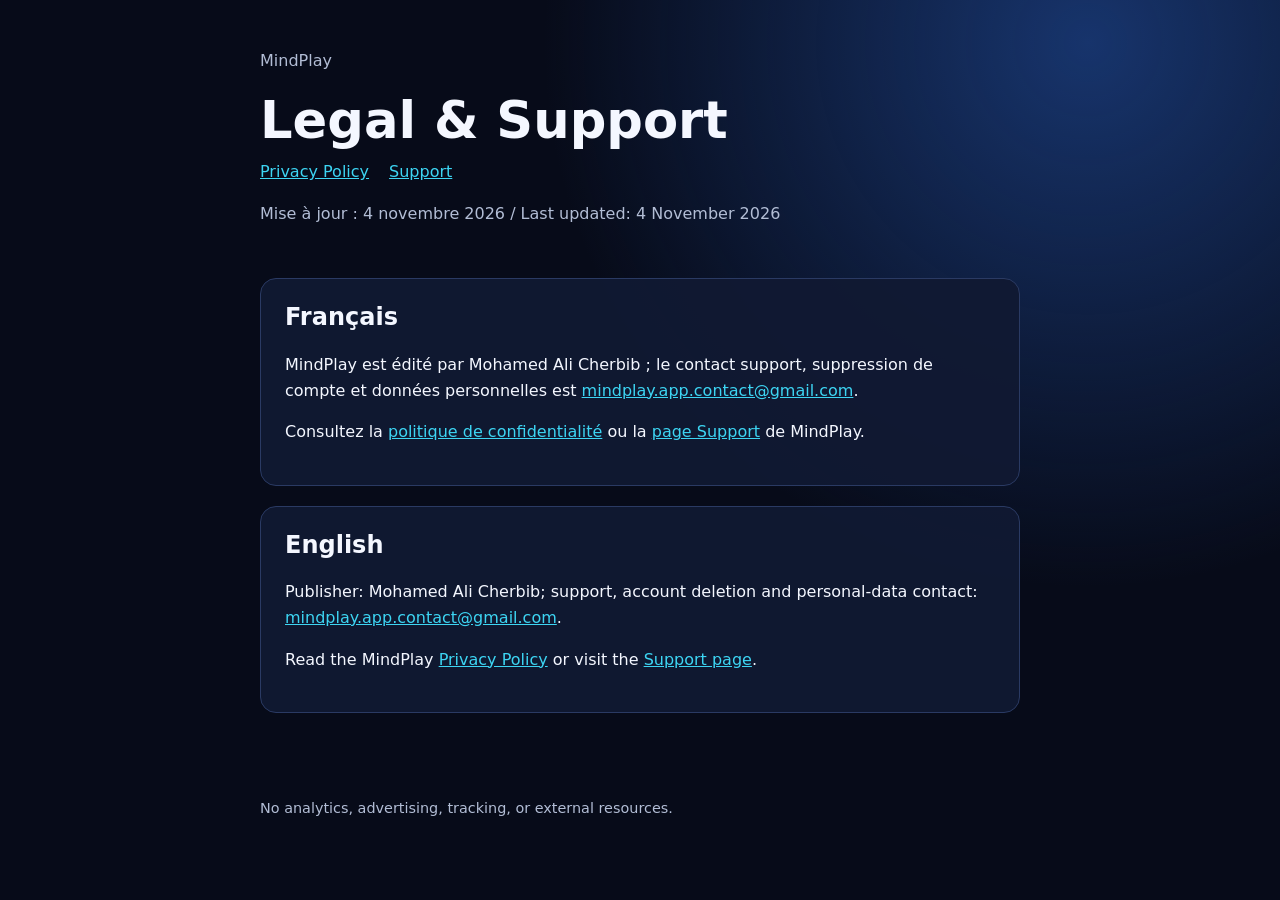
<file: index.html>
<!doctype html>
<html lang="fr">
  <head>
    <meta charset="utf-8">
    <meta name="viewport" content="width=device-width, initial-scale=1">
    <meta name="description" content="Pages légales et support de MindPlay.">
    <meta name="robots" content="index, follow">
    <link rel="canonical" href="https://fksrypbtmp-lgtm.github.io/mindplay-legal/">
    <title>MindPlay — Legal &amp; Support</title>
    <link rel="stylesheet" href="assets/styles.css">
  </head>
  <body>
    <header>
      <p class="eyebrow">MindPlay</p>
      <h1>Legal &amp; Support</h1>
      <nav aria-label="Navigation principale">
        <a href="privacy/">Privacy Policy</a>
        <a href="support/">Support</a>
      </nav>
      <p class="meta">Mise à jour : 4 novembre 2026 / Last updated: 4 November 2026</p>
    </header>
    <main>
      <section lang="fr">
        <h2>Français</h2>
        <p>
          MindPlay est édité par Mohamed Ali Cherbib ; le contact support,
          suppression de compte et données personnelles est <a href="mailto:mindplay.app.contact@gmail.com">mindplay.app.contact@gmail.com</a>.
        </p>
        <p>
          Consultez la <a href="privacy/#fr">politique de confidentialité</a>
          ou la <a href="support/#fr">page Support</a> de MindPlay.
        </p>
      </section>
      <section lang="en">
        <h2>English</h2>
        <p>
          Publisher: Mohamed Ali Cherbib; support, account deletion and personal-data
          contact: <a href="mailto:mindplay.app.contact@gmail.com">mindplay.app.contact@gmail.com</a>.
        </p>
        <p>
          Read the MindPlay <a href="privacy/#en">Privacy Policy</a> or visit
          the <a href="support/#en">Support page</a>.
        </p>
      </section>
    </main>
    <footer>No analytics, advertising, tracking, or external resources.</footer>
  </body>
</html>
</file>
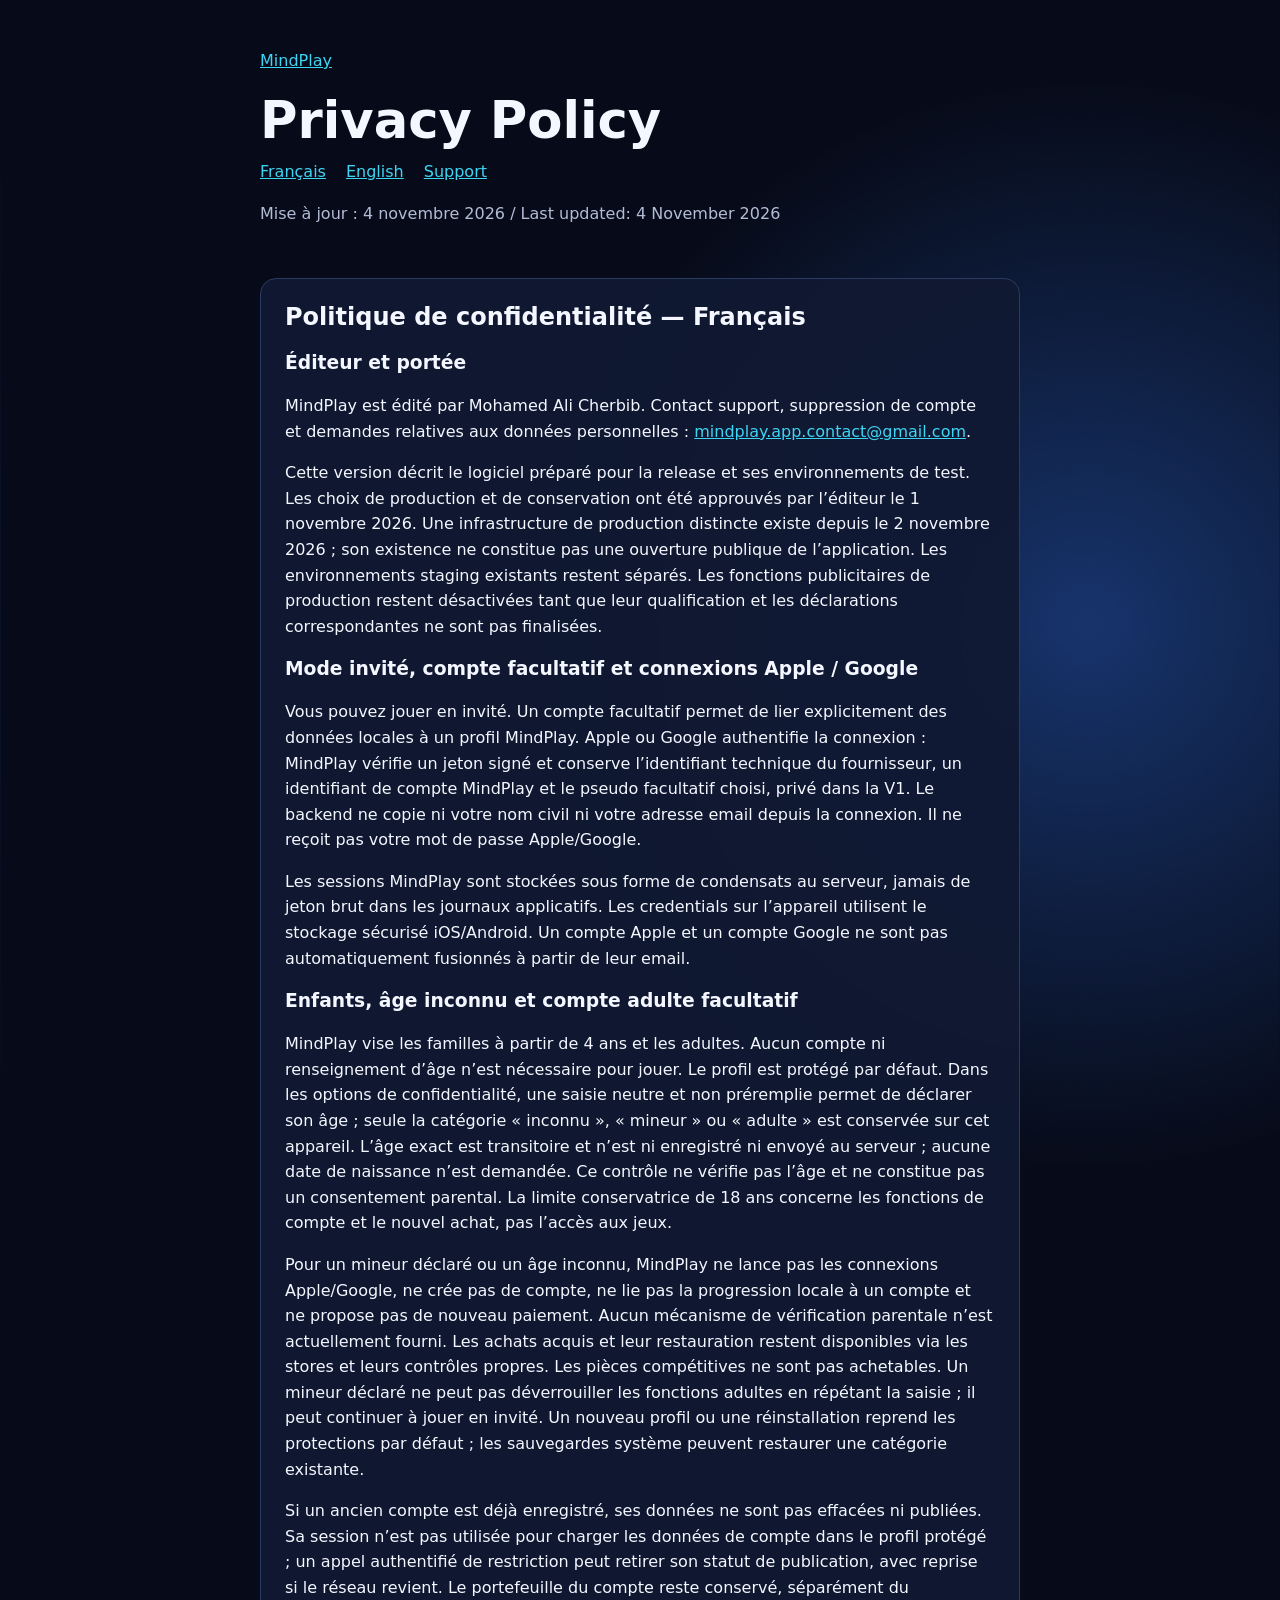
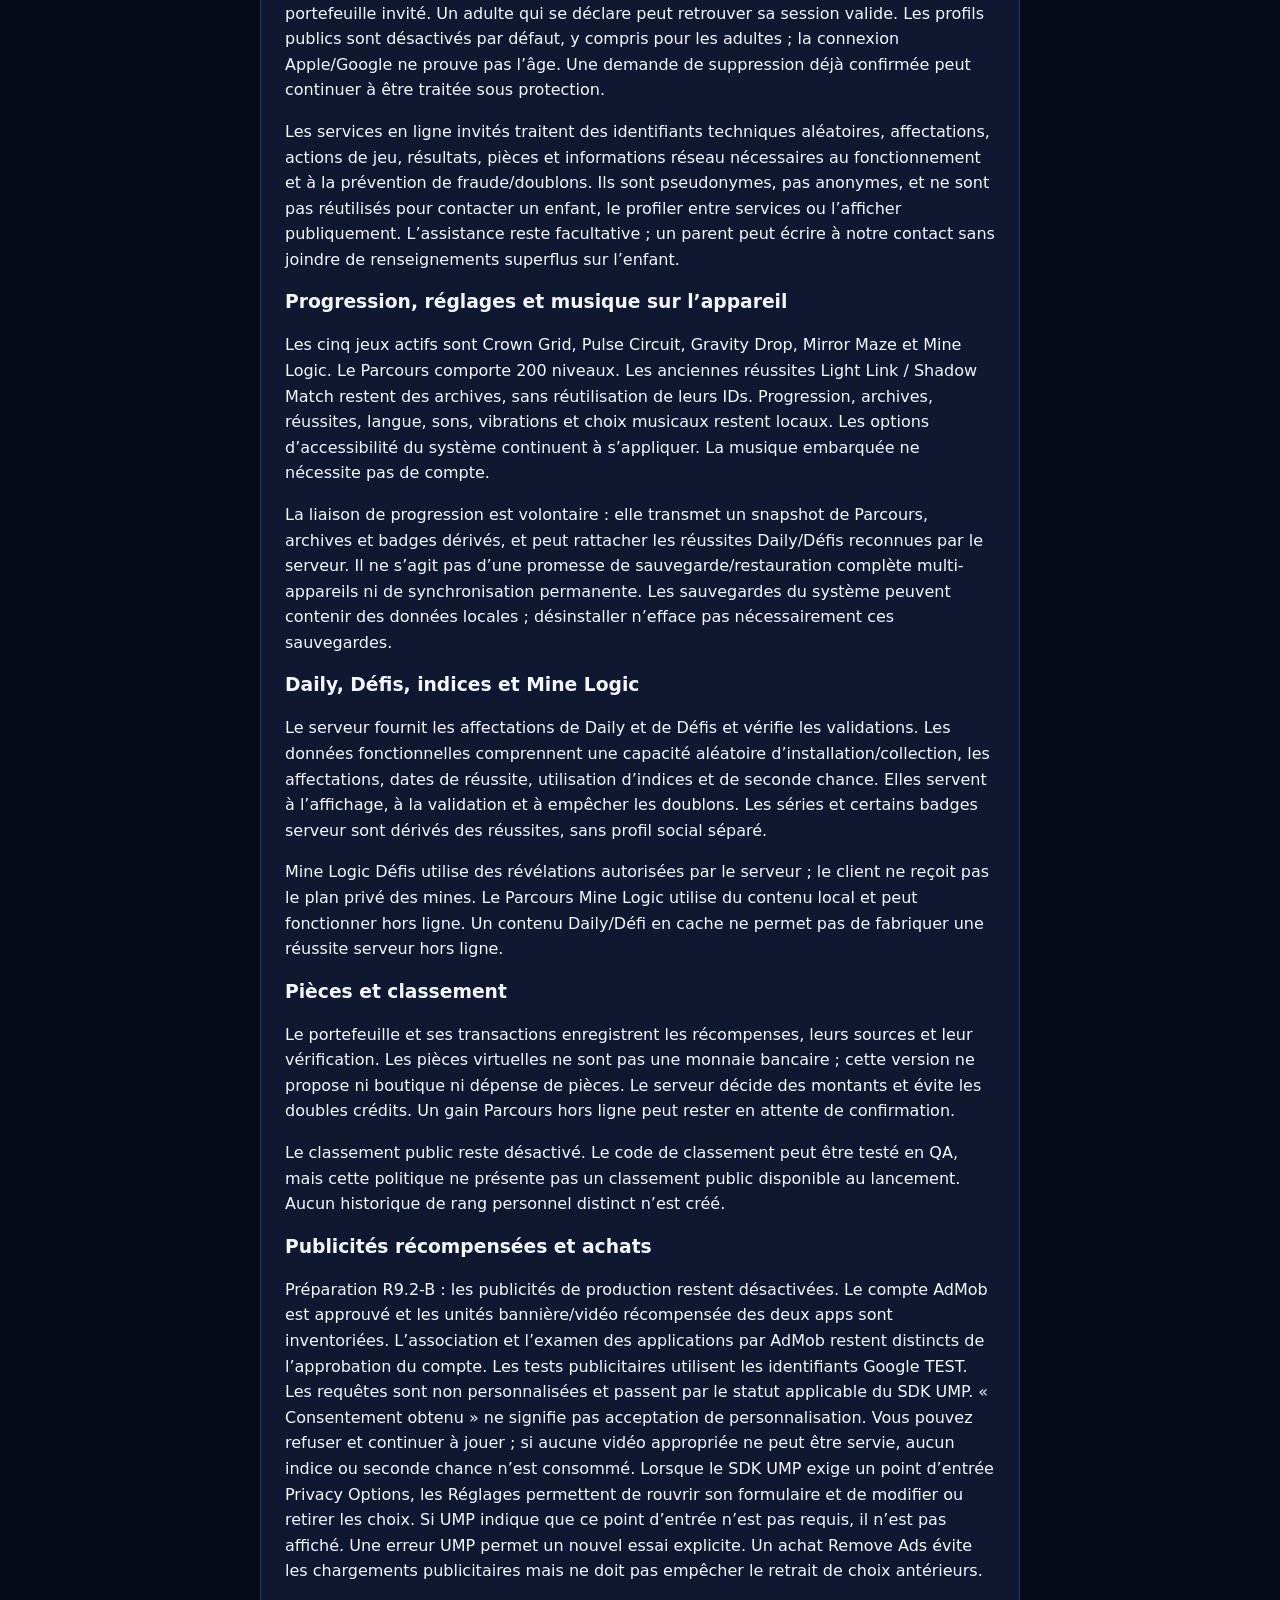
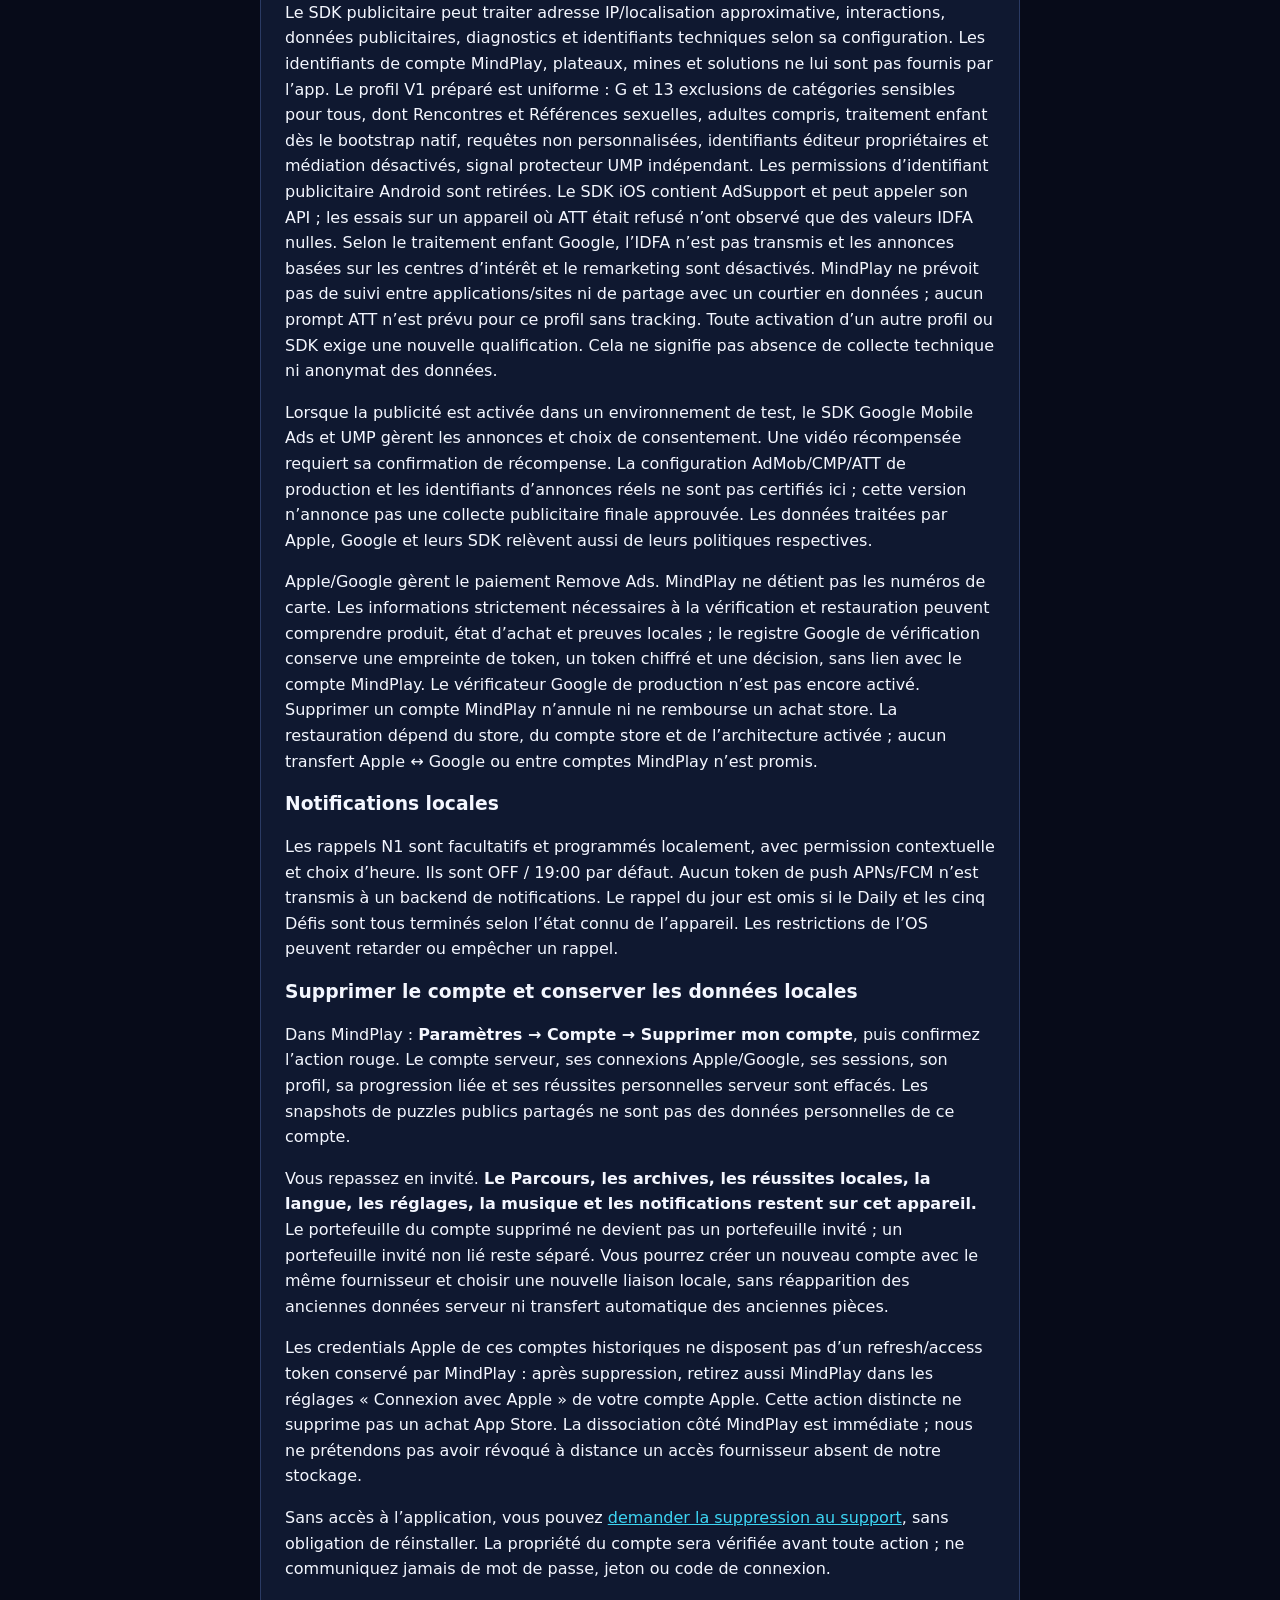
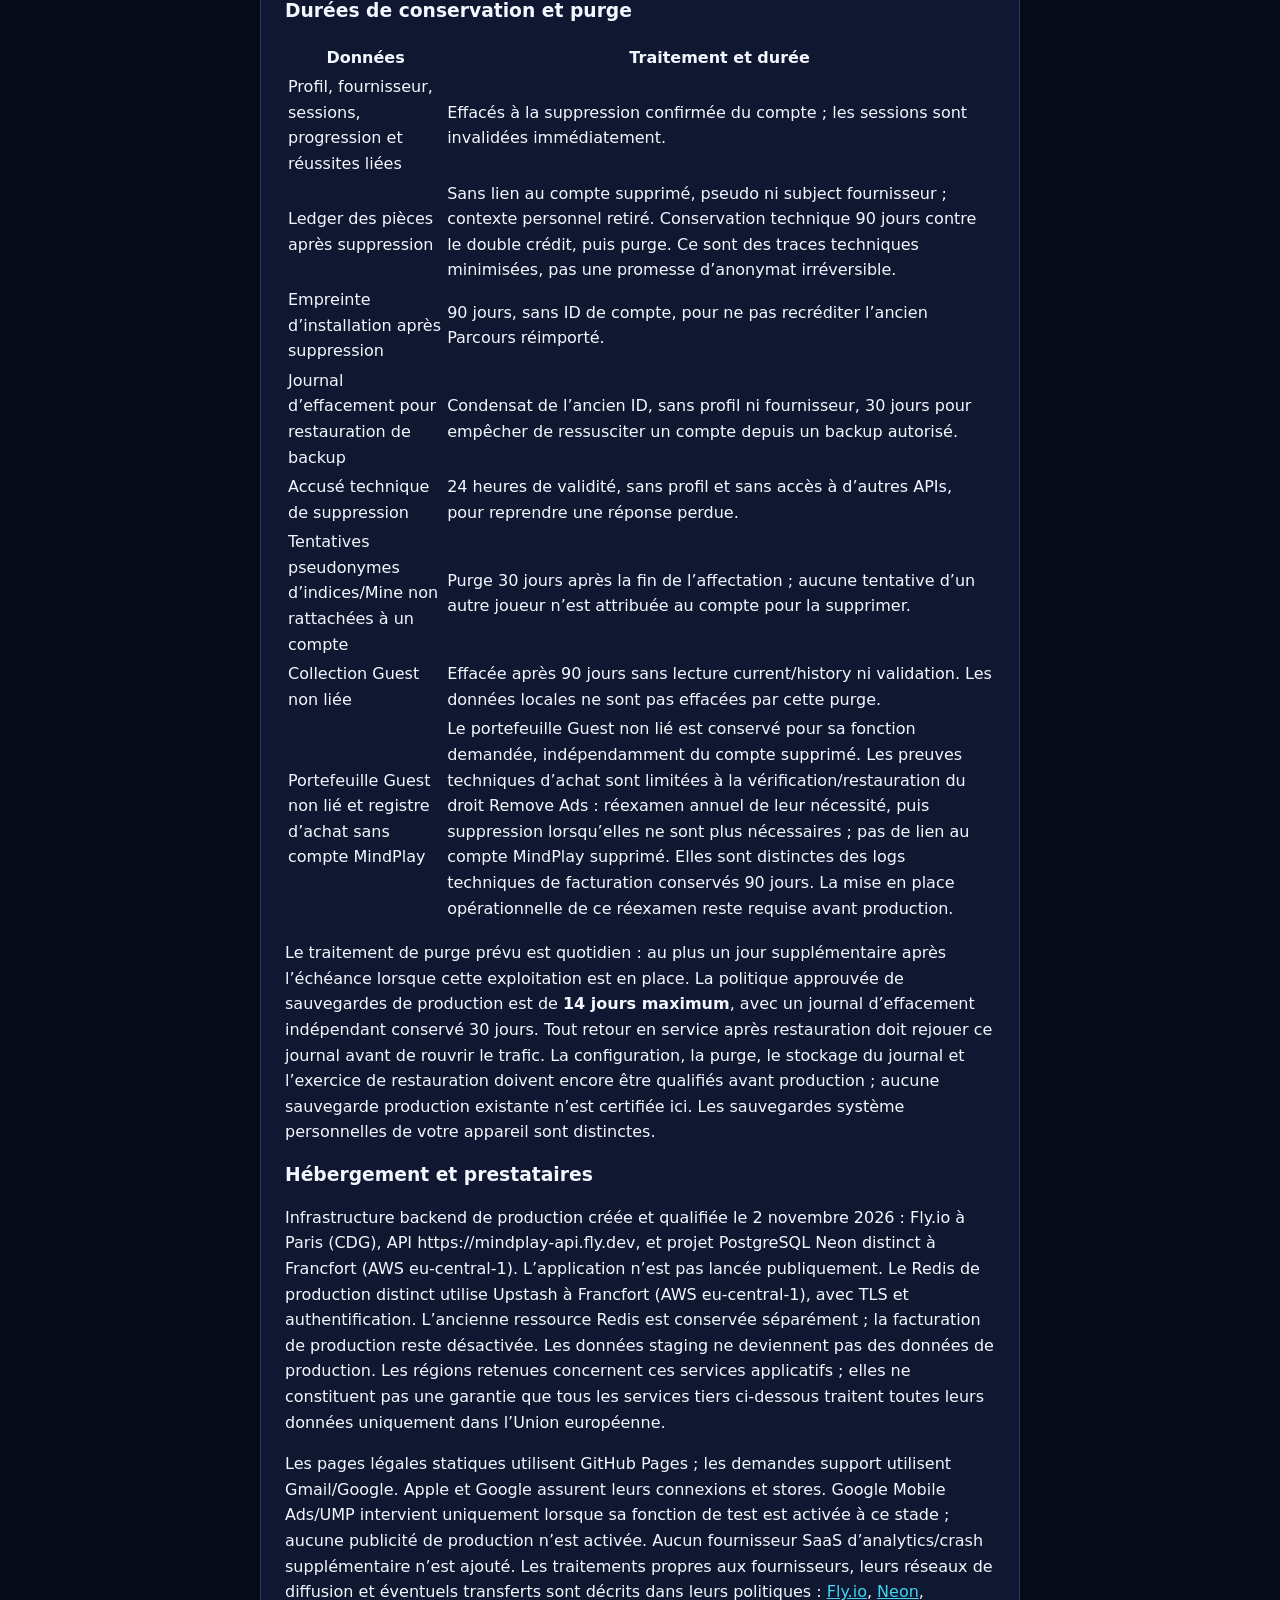
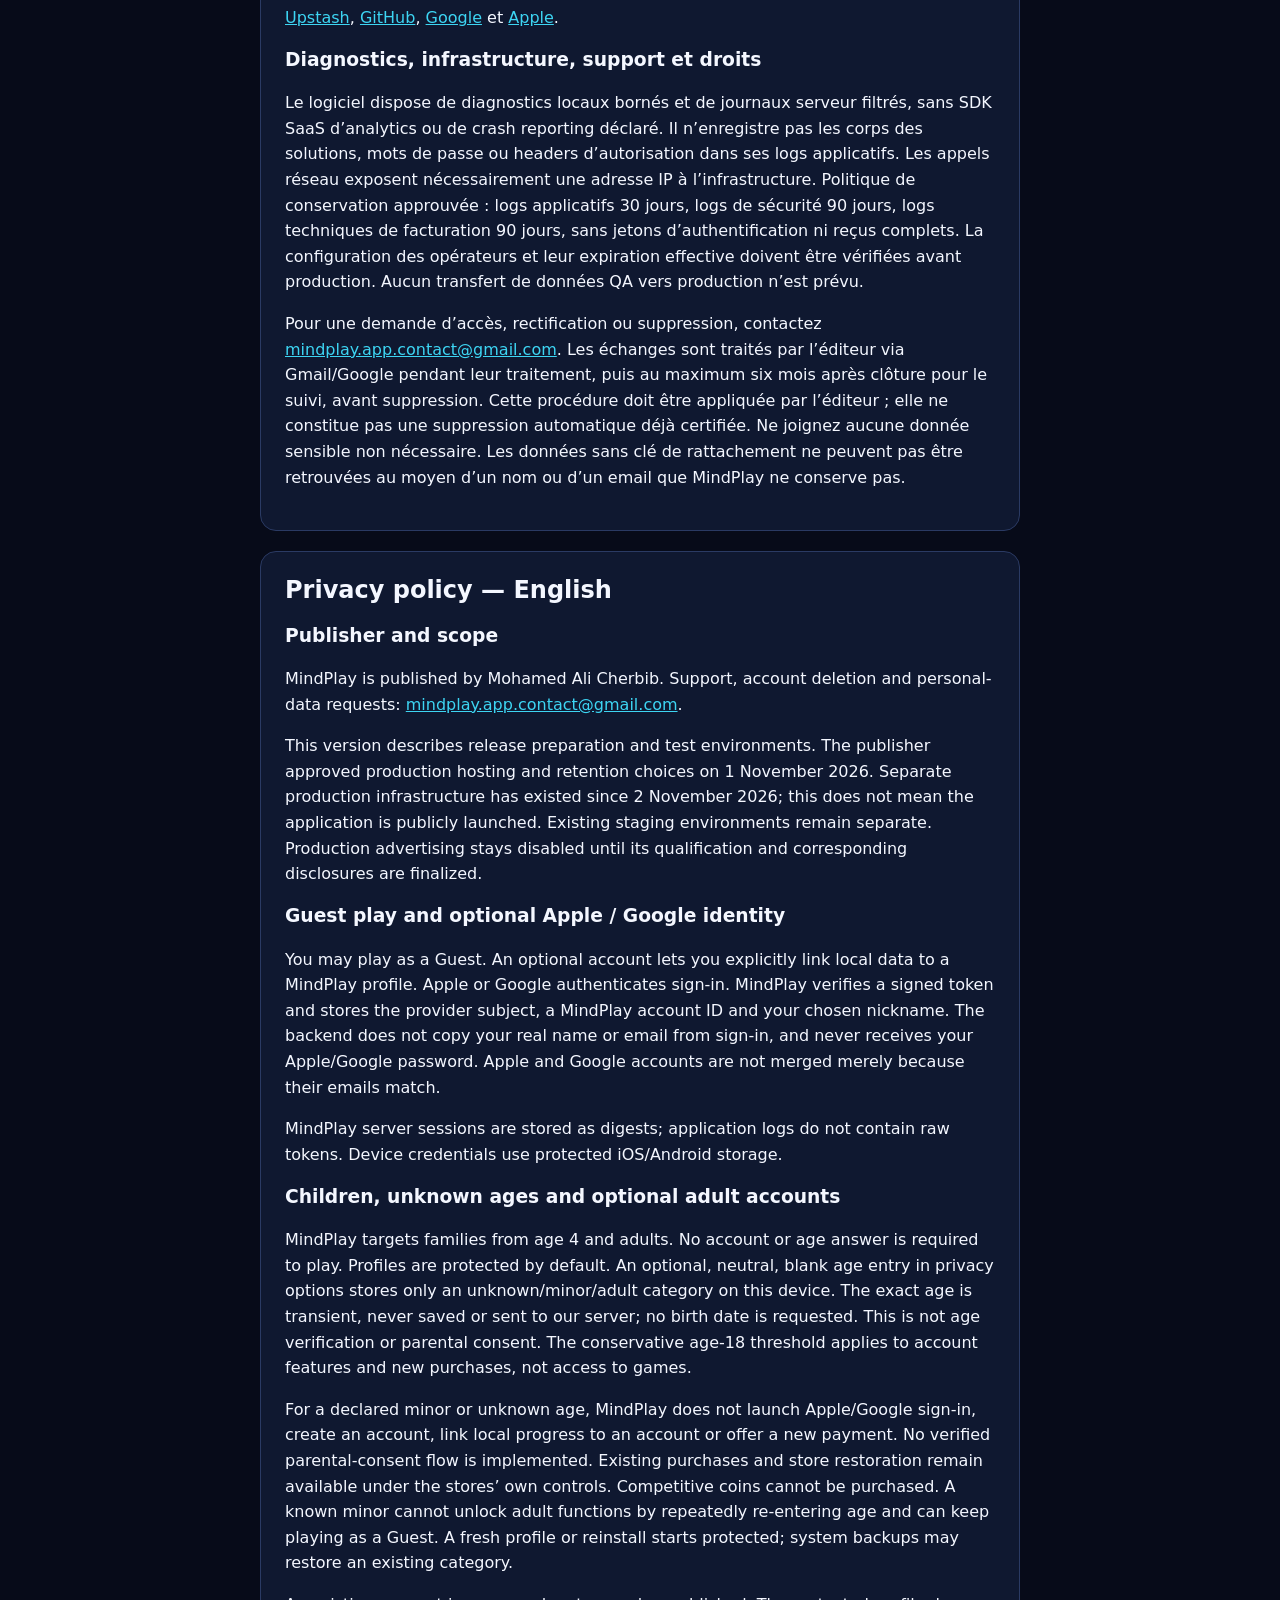
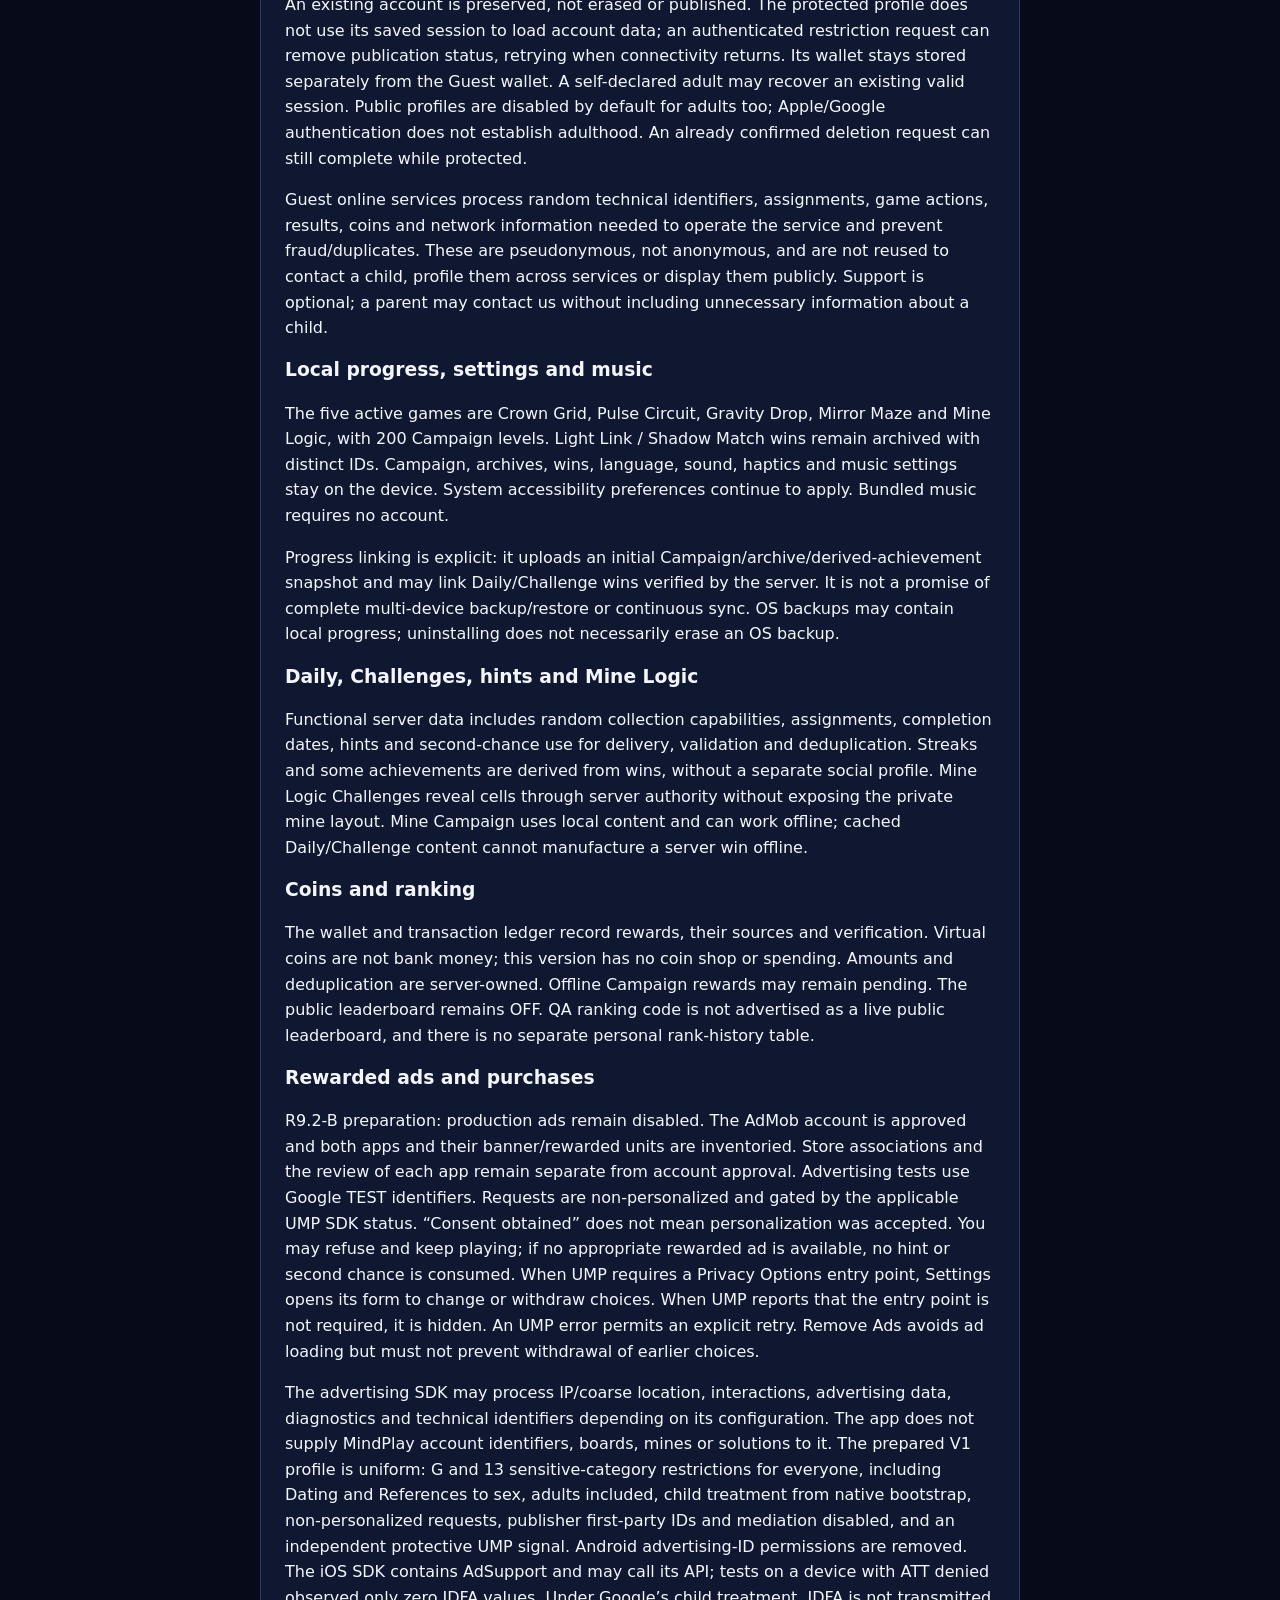
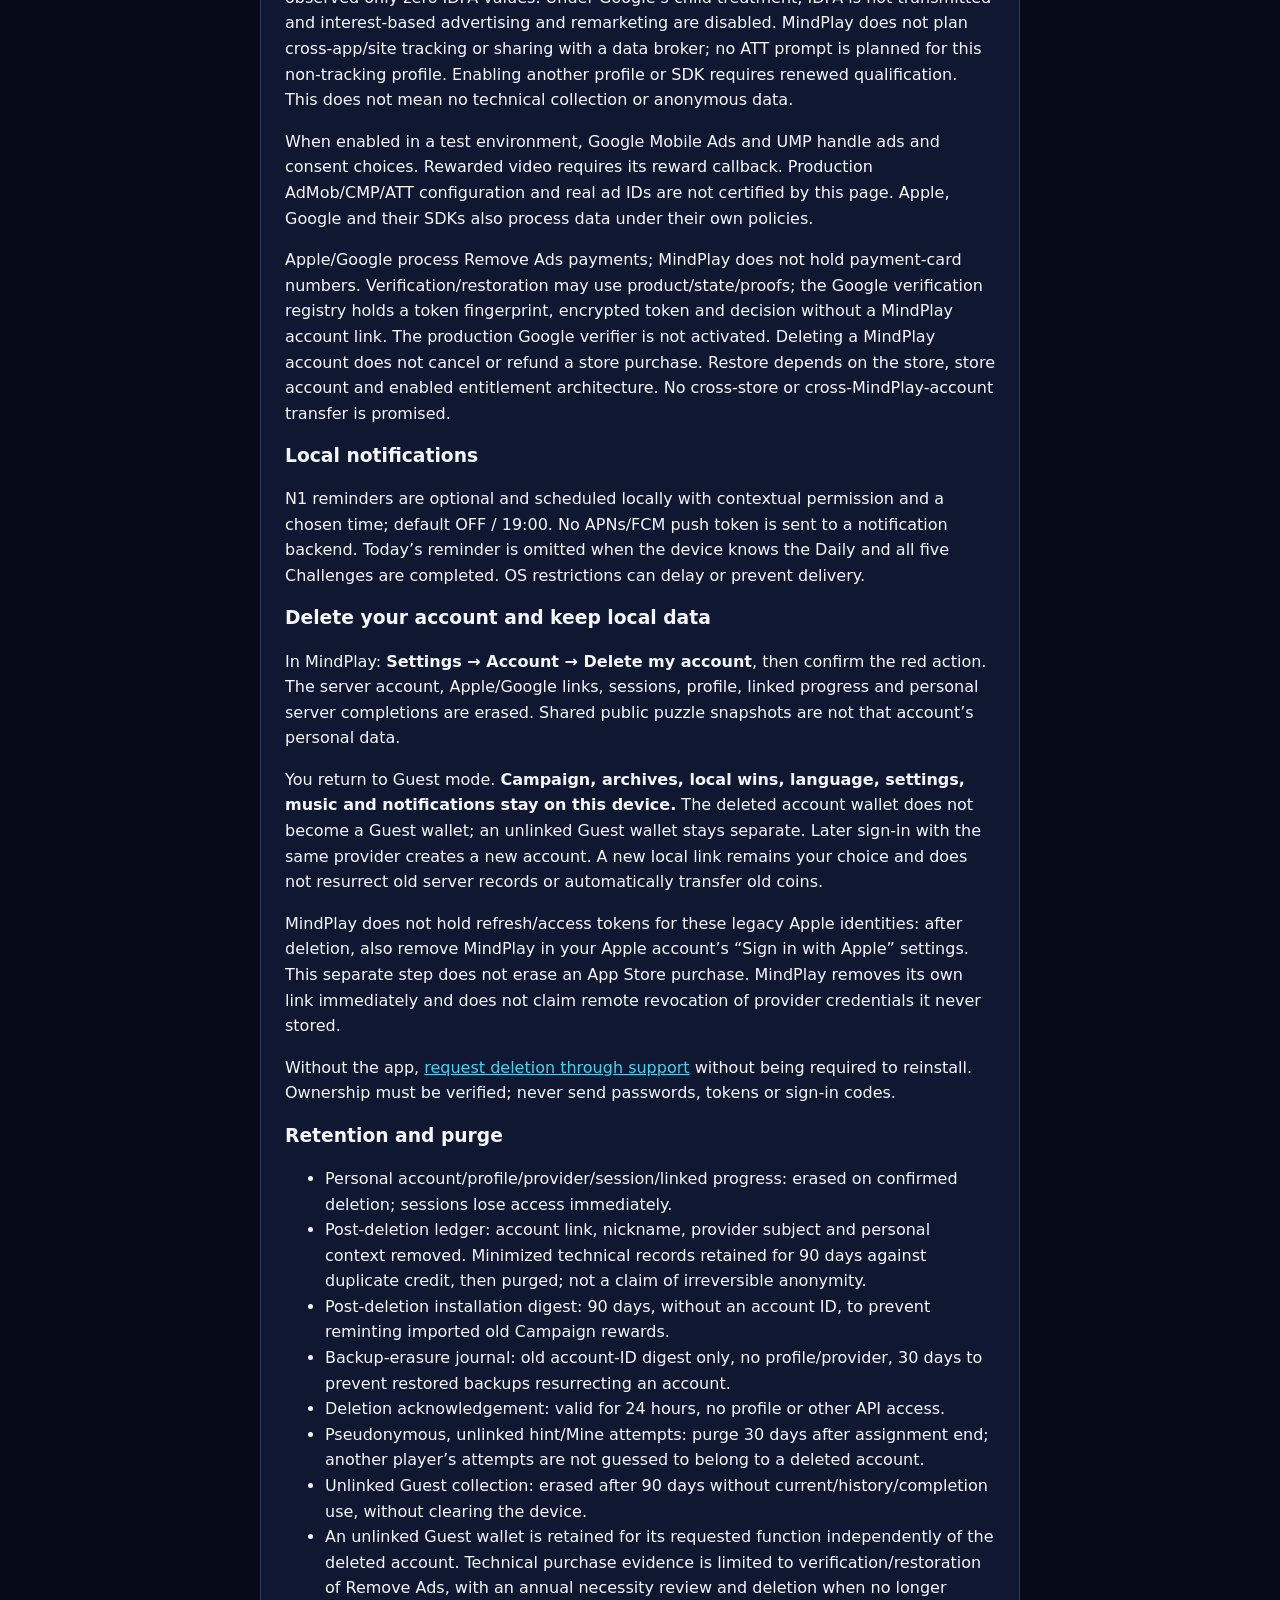
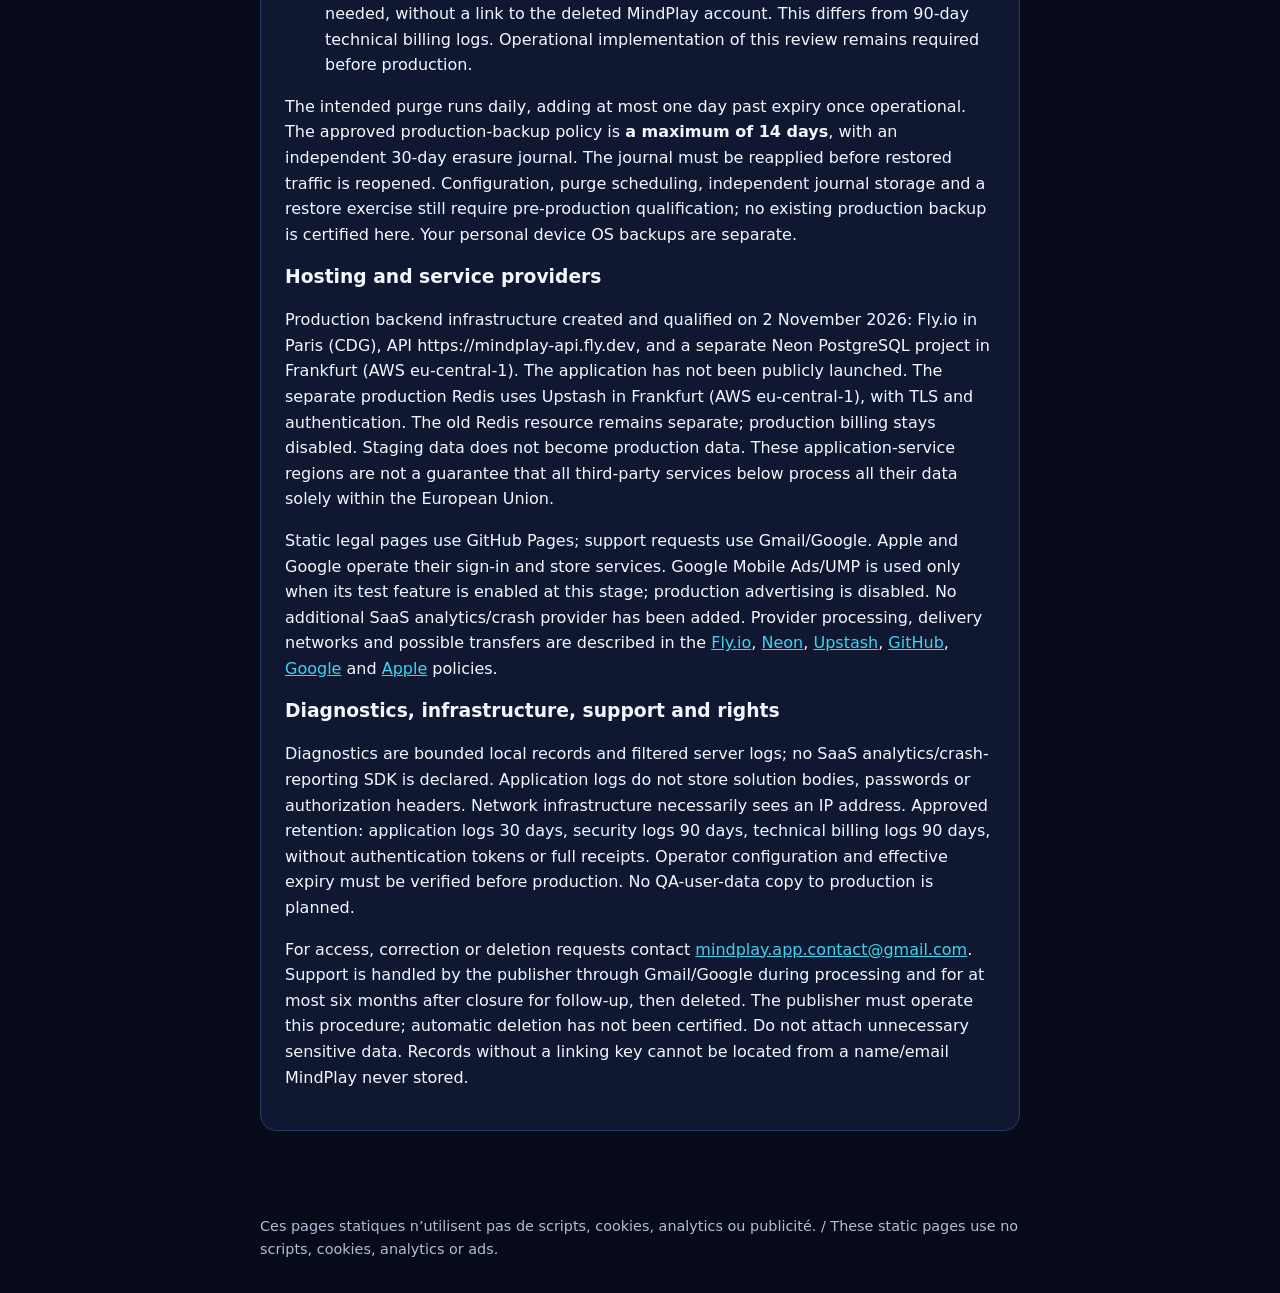
<file: privacy/index.html>
<!doctype html>
<html lang="fr">
  <head>
    <meta charset="utf-8">
    <meta name="viewport" content="width=device-width, initial-scale=1">
    <meta name="description" content="Politique de confidentialité MindPlay en français et en anglais.">
    <meta name="robots" content="index, follow">
    <link rel="canonical" href="https://fksrypbtmp-lgtm.github.io/mindplay-legal/privacy/">
    <title>MindPlay — Privacy Policy</title>
    <link rel="stylesheet" href="../assets/styles.css">
  </head>
  <body>
    <header>
      <p class="eyebrow"><a href="../">MindPlay</a></p>
      <h1>Privacy Policy</h1>
      <nav aria-label="Language and legal navigation">
        <a href="#fr" hreflang="fr">Français</a>
        <a href="#en" hreflang="en">English</a>
        <a href="../support/">Support</a>
      </nav>
      <p class="meta">Mise à jour : 4 novembre 2026 / Last updated: 4 November 2026</p>
    </header>
    <main>
<section id="fr" lang="fr">
<h2>Politique de confidentialité — Français</h2>
<h3>Éditeur et portée</h3><p>MindPlay est édité par Mohamed Ali Cherbib. Contact support, suppression de compte et demandes relatives aux données personnelles : <a href="mailto:mindplay.app.contact@gmail.com">mindplay.app.contact@gmail.com</a>.</p>
<p>Cette version décrit le logiciel préparé pour la release et ses environnements de test. Les choix de production et de conservation ont été approuvés par l’éditeur le 1 novembre 2026. Une infrastructure de production distincte existe depuis le 2 novembre 2026 ; son existence ne constitue pas une ouverture publique de l’application. Les environnements staging existants restent séparés. Les fonctions publicitaires de production restent désactivées tant que leur qualification et les déclarations correspondantes ne sont pas finalisées.</p>
<h3>Mode invité, compte facultatif et connexions Apple / Google</h3>
<p>Vous pouvez jouer en invité. Un compte facultatif permet de lier explicitement des données locales à un profil MindPlay. Apple ou Google authentifie la connexion : MindPlay vérifie un jeton signé et conserve l’identifiant technique du fournisseur, un identifiant de compte MindPlay et le pseudo facultatif choisi, privé dans la V1. Le backend ne copie ni votre nom civil ni votre adresse email depuis la connexion. Il ne reçoit pas votre mot de passe Apple/Google.</p>
<p>Les sessions MindPlay sont stockées sous forme de condensats au serveur, jamais de jeton brut dans les journaux applicatifs. Les credentials sur l’appareil utilisent le stockage sécurisé iOS/Android. Un compte Apple et un compte Google ne sont pas automatiquement fusionnés à partir de leur email.</p>
<h3>Enfants, âge inconnu et compte adulte facultatif</h3>
<p>MindPlay vise les familles à partir de 4 ans et les adultes. Aucun compte ni renseignement d’âge n’est nécessaire pour jouer. Le profil est protégé par défaut. Dans les options de confidentialité, une saisie neutre et non préremplie permet de déclarer son âge ; seule la catégorie « inconnu », « mineur » ou « adulte » est conservée sur cet appareil. L’âge exact est transitoire et n’est ni enregistré ni envoyé au serveur ; aucune date de naissance n’est demandée. Ce contrôle ne vérifie pas l’âge et ne constitue pas un consentement parental. La limite conservatrice de 18 ans concerne les fonctions de compte et le nouvel achat, pas l’accès aux jeux.</p>
<p>Pour un mineur déclaré ou un âge inconnu, MindPlay ne lance pas les connexions Apple/Google, ne crée pas de compte, ne lie pas la progression locale à un compte et ne propose pas de nouveau paiement. Aucun mécanisme de vérification parentale n’est actuellement fourni. Les achats acquis et leur restauration restent disponibles via les stores et leurs contrôles propres. Les pièces compétitives ne sont pas achetables. Un mineur déclaré ne peut pas déverrouiller les fonctions adultes en répétant la saisie ; il peut continuer à jouer en invité. Un nouveau profil ou une réinstallation reprend les protections par défaut ; les sauvegardes système peuvent restaurer une catégorie existante.</p>
<p>Si un ancien compte est déjà enregistré, ses données ne sont pas effacées ni publiées. Sa session n’est pas utilisée pour charger les données de compte dans le profil protégé ; un appel authentifié de restriction peut retirer son statut de publication, avec reprise si le réseau revient. Le portefeuille du compte reste conservé, séparément du portefeuille invité. Un adulte qui se déclare peut retrouver sa session valide. Les profils publics sont désactivés par défaut, y compris pour les adultes ; la connexion Apple/Google ne prouve pas l’âge. Une demande de suppression déjà confirmée peut continuer à être traitée sous protection.</p>
<p>Les services en ligne invités traitent des identifiants techniques aléatoires, affectations, actions de jeu, résultats, pièces et informations réseau nécessaires au fonctionnement et à la prévention de fraude/doublons. Ils sont pseudonymes, pas anonymes, et ne sont pas réutilisés pour contacter un enfant, le profiler entre services ou l’afficher publiquement. L’assistance reste facultative ; un parent peut écrire à notre contact sans joindre de renseignements superflus sur l’enfant.</p>
<h3>Progression, réglages et musique sur l’appareil</h3>
<p>Les cinq jeux actifs sont Crown Grid, Pulse Circuit, Gravity Drop, Mirror Maze et Mine Logic. Le Parcours comporte 200 niveaux. Les anciennes réussites Light Link / Shadow Match restent des archives, sans réutilisation de leurs IDs. Progression, archives, réussites, langue, sons, vibrations et choix musicaux restent locaux. Les options d’accessibilité du système continuent à s’appliquer. La musique embarquée ne nécessite pas de compte.</p>
<p>La liaison de progression est volontaire : elle transmet un snapshot de Parcours, archives et badges dérivés, et peut rattacher les réussites Daily/Défis reconnues par le serveur. Il ne s’agit pas d’une promesse de sauvegarde/restauration complète multi-appareils ni de synchronisation permanente. Les sauvegardes du système peuvent contenir des données locales ; désinstaller n’efface pas nécessairement ces sauvegardes.</p>
<h3>Daily, Défis, indices et Mine Logic</h3>
<p>Le serveur fournit les affectations de Daily et de Défis et vérifie les validations. Les données fonctionnelles comprennent une capacité aléatoire d’installation/collection, les affectations, dates de réussite, utilisation d’indices et de seconde chance. Elles servent à l’affichage, à la validation et à empêcher les doublons. Les séries et certains badges serveur sont dérivés des réussites, sans profil social séparé.</p>
<p>Mine Logic Défis utilise des révélations autorisées par le serveur ; le client ne reçoit pas le plan privé des mines. Le Parcours Mine Logic utilise du contenu local et peut fonctionner hors ligne. Un contenu Daily/Défi en cache ne permet pas de fabriquer une réussite serveur hors ligne.</p>
<h3>Pièces et classement</h3>
<p>Le portefeuille et ses transactions enregistrent les récompenses, leurs sources et leur vérification. Les pièces virtuelles ne sont pas une monnaie bancaire ; cette version ne propose ni boutique ni dépense de pièces. Le serveur décide des montants et évite les doubles crédits. Un gain Parcours hors ligne peut rester en attente de confirmation.</p>
<p>Le classement public reste désactivé. Le code de classement peut être testé en QA, mais cette politique ne présente pas un classement public disponible au lancement. Aucun historique de rang personnel distinct n’est créé.</p>
<h3>Publicités récompensées et achats</h3>
<p>Préparation R9.2-B : les publicités de production restent désactivées. Le compte AdMob est approuvé et les unités bannière/vidéo récompensée des deux apps sont inventoriées. L’association et l’examen des applications par AdMob restent distincts de l’approbation du compte. Les tests publicitaires utilisent les identifiants Google TEST. Les requêtes sont non personnalisées et passent par le statut applicable du SDK UMP. « Consentement obtenu » ne signifie pas acceptation de personnalisation. Vous pouvez refuser et continuer à jouer ; si aucune vidéo appropriée ne peut être servie, aucun indice ou seconde chance n’est consommé. Lorsque le SDK UMP exige un point d’entrée Privacy Options, les Réglages permettent de rouvrir son formulaire et de modifier ou retirer les choix. Si UMP indique que ce point d’entrée n’est pas requis, il n’est pas affiché. Une erreur UMP permet un nouvel essai explicite. Un achat Remove Ads évite les chargements publicitaires mais ne doit pas empêcher le retrait de choix antérieurs.</p>
<p>Le SDK publicitaire peut traiter adresse IP/localisation approximative, interactions, données publicitaires, diagnostics et identifiants techniques selon sa configuration. Les identifiants de compte MindPlay, plateaux, mines et solutions ne lui sont pas fournis par l’app. Le profil V1 préparé est uniforme : G et 13 exclusions de catégories sensibles pour tous, dont Rencontres et Références sexuelles, adultes compris, traitement enfant dès le bootstrap natif, requêtes non personnalisées, identifiants éditeur propriétaires et médiation désactivés, signal protecteur UMP indépendant. Les permissions d’identifiant publicitaire Android sont retirées. Le SDK iOS contient AdSupport et peut appeler son API ; les essais sur un appareil où ATT était refusé n’ont observé que des valeurs IDFA nulles. Selon le traitement enfant Google, l’IDFA n’est pas transmis et les annonces basées sur les centres d’intérêt et le remarketing sont désactivés. MindPlay ne prévoit pas de suivi entre applications/sites ni de partage avec un courtier en données ; aucun prompt ATT n’est prévu pour ce profil sans tracking. Toute activation d’un autre profil ou SDK exige une nouvelle qualification. Cela ne signifie pas absence de collecte technique ni anonymat des données.</p>
<p>Lorsque la publicité est activée dans un environnement de test, le SDK Google Mobile Ads et UMP gèrent les annonces et choix de consentement. Une vidéo récompensée requiert sa confirmation de récompense. La configuration AdMob/CMP/ATT de production et les identifiants d’annonces réels ne sont pas certifiés ici ; cette version n’annonce pas une collecte publicitaire finale approuvée. Les données traitées par Apple, Google et leurs SDK relèvent aussi de leurs politiques respectives.</p>
<p>Apple/Google gèrent le paiement Remove Ads. MindPlay ne détient pas les numéros de carte. Les informations strictement nécessaires à la vérification et restauration peuvent comprendre produit, état d’achat et preuves locales ; le registre Google de vérification conserve une empreinte de token, un token chiffré et une décision, sans lien avec le compte MindPlay. Le vérificateur Google de production n’est pas encore activé. Supprimer un compte MindPlay n’annule ni ne rembourse un achat store. La restauration dépend du store, du compte store et de l’architecture activée ; aucun transfert Apple ↔ Google ou entre comptes MindPlay n’est promis.</p>
<h3>Notifications locales</h3>
<p>Les rappels N1 sont facultatifs et programmés localement, avec permission contextuelle et choix d’heure. Ils sont OFF / 19:00 par défaut. Aucun token de push APNs/FCM n’est transmis à un backend de notifications. Le rappel du jour est omis si le Daily et les cinq Défis sont tous terminés selon l’état connu de l’appareil. Les restrictions de l’OS peuvent retarder ou empêcher un rappel.</p>
<h3 id="suppression-compte">Supprimer le compte et conserver les données locales</h3>
<p>Dans MindPlay : <strong>Paramètres → Compte → Supprimer mon compte</strong>, puis confirmez l’action rouge. Le compte serveur, ses connexions Apple/Google, ses sessions, son profil, sa progression liée et ses réussites personnelles serveur sont effacés. Les snapshots de puzzles publics partagés ne sont pas des données personnelles de ce compte.</p>
<p>Vous repassez en invité. <strong>Le Parcours, les archives, les réussites locales, la langue, les réglages, la musique et les notifications restent sur cet appareil.</strong> Le portefeuille du compte supprimé ne devient pas un portefeuille invité ; un portefeuille invité non lié reste séparé. Vous pourrez créer un nouveau compte avec le même fournisseur et choisir une nouvelle liaison locale, sans réapparition des anciennes données serveur ni transfert automatique des anciennes pièces.</p>
<p>Les credentials Apple de ces comptes historiques ne disposent pas d’un refresh/access token conservé par MindPlay : après suppression, retirez aussi MindPlay dans les réglages « Connexion avec Apple » de votre compte Apple. Cette action distincte ne supprime pas un achat App Store. La dissociation côté MindPlay est immédiate ; nous ne prétendons pas avoir révoqué à distance un accès fournisseur absent de notre stockage.</p>
<p>Sans accès à l’application, vous pouvez <a href="../support/#delete-account">demander la suppression au support</a>, sans obligation de réinstaller. La propriété du compte sera vérifiée avant toute action ; ne communiquez jamais de mot de passe, jeton ou code de connexion.</p>
<h3>Durées de conservation et purge</h3>
<table><thead><tr><th>Données</th><th>Traitement et durée</th></tr></thead><tbody>
<tr><td>Profil, fournisseur, sessions, progression et réussites liées</td><td>Effacés à la suppression confirmée du compte ; les sessions sont invalidées immédiatement.</td></tr>
<tr><td>Ledger des pièces après suppression</td><td>Sans lien au compte supprimé, pseudo ni subject fournisseur ; contexte personnel retiré. Conservation technique 90 jours contre le double crédit, puis purge. Ce sont des traces techniques minimisées, pas une promesse d’anonymat irréversible.</td></tr>
<tr><td>Empreinte d’installation après suppression</td><td>90 jours, sans ID de compte, pour ne pas recréditer l’ancien Parcours réimporté.</td></tr>
<tr><td>Journal d’effacement pour restauration de backup</td><td>Condensat de l’ancien ID, sans profil ni fournisseur, 30 jours pour empêcher de ressusciter un compte depuis un backup autorisé.</td></tr>
<tr><td>Accusé technique de suppression</td><td>24 heures de validité, sans profil et sans accès à d’autres APIs, pour reprendre une réponse perdue.</td></tr>
<tr><td>Tentatives pseudonymes d’indices/Mine non rattachées à un compte</td><td>Purge 30 jours après la fin de l’affectation ; aucune tentative d’un autre joueur n’est attribuée au compte pour la supprimer.</td></tr>
<tr><td>Collection Guest non liée</td><td>Effacée après 90 jours sans lecture current/history ni validation. Les données locales ne sont pas effacées par cette purge.</td></tr>
<tr><td>Portefeuille Guest non lié et registre d’achat sans compte MindPlay</td><td>Le portefeuille Guest non lié est conservé pour sa fonction demandée, indépendamment du compte supprimé. Les preuves techniques d’achat sont limitées à la vérification/restauration du droit Remove Ads : réexamen annuel de leur nécessité, puis suppression lorsqu’elles ne sont plus nécessaires ; pas de lien au compte MindPlay supprimé. Elles sont distinctes des logs techniques de facturation conservés 90 jours. La mise en place opérationnelle de ce réexamen reste requise avant production.</td></tr>
</tbody></table>
<p>Le traitement de purge prévu est quotidien : au plus un jour supplémentaire après l’échéance lorsque cette exploitation est en place. La politique approuvée de sauvegardes de production est de <strong>14 jours maximum</strong>, avec un journal d’effacement indépendant conservé 30 jours. Tout retour en service après restauration doit rejouer ce journal avant de rouvrir le trafic. La configuration, la purge, le stockage du journal et l’exercice de restauration doivent encore être qualifiés avant production ; aucune sauvegarde production existante n’est certifiée ici. Les sauvegardes système personnelles de votre appareil sont distinctes.</p>
<h3>Hébergement et prestataires</h3>
<p>Infrastructure backend de production créée et qualifiée le 2 novembre 2026 : Fly.io à Paris (CDG), API https://mindplay-api.fly.dev, et projet PostgreSQL Neon distinct à Francfort (AWS eu-central-1). L’application n’est pas lancée publiquement. Le Redis de production distinct utilise Upstash à Francfort (AWS eu-central-1), avec TLS et authentification. L’ancienne ressource Redis est conservée séparément ; la facturation de production reste désactivée. Les données staging ne deviennent pas des données de production. Les régions retenues concernent ces services applicatifs ; elles ne constituent pas une garantie que tous les services tiers ci-dessous traitent toutes leurs données uniquement dans l’Union européenne.</p>
<p>Les pages légales statiques utilisent GitHub Pages ; les demandes support utilisent Gmail/Google. Apple et Google assurent leurs connexions et stores. Google Mobile Ads/UMP intervient uniquement lorsque sa fonction de test est activée à ce stade ; aucune publicité de production n’est activée. Aucun fournisseur SaaS d’analytics/crash supplémentaire n’est ajouté. Les traitements propres aux fournisseurs, leurs réseaux de diffusion et éventuels transferts sont décrits dans leurs politiques : <a href="https://fly.io/legal/privacy-policy/">Fly.io</a>, <a href="https://neon.com/privacy-policy">Neon</a>, <a href="https://upstash.com/trust/privacy.pdf">Upstash</a>, <a href="https://docs.github.com/en/site-policy/privacy-policies/github-general-privacy-statement">GitHub</a>, <a href="https://policies.google.com/privacy">Google</a> et <a href="https://www.apple.com/legal/privacy/">Apple</a>.</p>
<h3>Diagnostics, infrastructure, support et droits</h3>
<p>Le logiciel dispose de diagnostics locaux bornés et de journaux serveur filtrés, sans SDK SaaS d’analytics ou de crash reporting déclaré. Il n’enregistre pas les corps des solutions, mots de passe ou headers d’autorisation dans ses logs applicatifs. Les appels réseau exposent nécessairement une adresse IP à l’infrastructure. Politique de conservation approuvée : logs applicatifs 30 jours, logs de sécurité 90 jours, logs techniques de facturation 90 jours, sans jetons d’authentification ni reçus complets. La configuration des opérateurs et leur expiration effective doivent être vérifiées avant production. Aucun transfert de données QA vers production n’est prévu.</p>
<p>Pour une demande d’accès, rectification ou suppression, contactez <a href="mailto:mindplay.app.contact@gmail.com">mindplay.app.contact@gmail.com</a>. Les échanges sont traités par l’éditeur via Gmail/Google pendant leur traitement, puis au maximum six mois après clôture pour le suivi, avant suppression. Cette procédure doit être appliquée par l’éditeur ; elle ne constitue pas une suppression automatique déjà certifiée. Ne joignez aucune donnée sensible non nécessaire. Les données sans clé de rattachement ne peuvent pas être retrouvées au moyen d’un nom ou d’un email que MindPlay ne conserve pas.</p>
</section><section id="en" lang="en">
<h2>Privacy policy — English</h2>
<h3>Publisher and scope</h3><p>MindPlay is published by Mohamed Ali Cherbib. Support, account deletion and personal-data requests: <a href="mailto:mindplay.app.contact@gmail.com">mindplay.app.contact@gmail.com</a>.</p>
<p>This version describes release preparation and test environments. The publisher approved production hosting and retention choices on 1 November 2026. Separate production infrastructure has existed since 2 November 2026; this does not mean the application is publicly launched. Existing staging environments remain separate. Production advertising stays disabled until its qualification and corresponding disclosures are finalized.</p>
<h3>Guest play and optional Apple / Google identity</h3>
<p>You may play as a Guest. An optional account lets you explicitly link local data to a MindPlay profile. Apple or Google authenticates sign-in. MindPlay verifies a signed token and stores the provider subject, a MindPlay account ID and your chosen nickname. The backend does not copy your real name or email from sign-in, and never receives your Apple/Google password. Apple and Google accounts are not merged merely because their emails match.</p>
<p>MindPlay server sessions are stored as digests; application logs do not contain raw tokens. Device credentials use protected iOS/Android storage.</p>
<h3>Children, unknown ages and optional adult accounts</h3>
<p>MindPlay targets families from age 4 and adults. No account or age answer is required to play. Profiles are protected by default. An optional, neutral, blank age entry in privacy options stores only an unknown/minor/adult category on this device. The exact age is transient, never saved or sent to our server; no birth date is requested. This is not age verification or parental consent. The conservative age-18 threshold applies to account features and new purchases, not access to games.</p>
<p>For a declared minor or unknown age, MindPlay does not launch Apple/Google sign-in, create an account, link local progress to an account or offer a new payment. No verified parental-consent flow is implemented. Existing purchases and store restoration remain available under the stores’ own controls. Competitive coins cannot be purchased. A known minor cannot unlock adult functions by repeatedly re-entering age and can keep playing as a Guest. A fresh profile or reinstall starts protected; system backups may restore an existing category.</p>
<p>An existing account is preserved, not erased or published. The protected profile does not use its saved session to load account data; an authenticated restriction request can remove publication status, retrying when connectivity returns. Its wallet stays stored separately from the Guest wallet. A self-declared adult may recover an existing valid session. Public profiles are disabled by default for adults too; Apple/Google authentication does not establish adulthood. An already confirmed deletion request can still complete while protected.</p>
<p>Guest online services process random technical identifiers, assignments, game actions, results, coins and network information needed to operate the service and prevent fraud/duplicates. These are pseudonymous, not anonymous, and are not reused to contact a child, profile them across services or display them publicly. Support is optional; a parent may contact us without including unnecessary information about a child.</p>
<h3>Local progress, settings and music</h3>
<p>The five active games are Crown Grid, Pulse Circuit, Gravity Drop, Mirror Maze and Mine Logic, with 200 Campaign levels. Light Link / Shadow Match wins remain archived with distinct IDs. Campaign, archives, wins, language, sound, haptics and music settings stay on the device. System accessibility preferences continue to apply. Bundled music requires no account.</p>
<p>Progress linking is explicit: it uploads an initial Campaign/archive/derived-achievement snapshot and may link Daily/Challenge wins verified by the server. It is not a promise of complete multi-device backup/restore or continuous sync. OS backups may contain local progress; uninstalling does not necessarily erase an OS backup.</p>
<h3>Daily, Challenges, hints and Mine Logic</h3>
<p>Functional server data includes random collection capabilities, assignments, completion dates, hints and second-chance use for delivery, validation and deduplication. Streaks and some achievements are derived from wins, without a separate social profile. Mine Logic Challenges reveal cells through server authority without exposing the private mine layout. Mine Campaign uses local content and can work offline; cached Daily/Challenge content cannot manufacture a server win offline.</p>
<h3>Coins and ranking</h3><p>The wallet and transaction ledger record rewards, their sources and verification. Virtual coins are not bank money; this version has no coin shop or spending. Amounts and deduplication are server-owned. Offline Campaign rewards may remain pending. The public leaderboard remains OFF. QA ranking code is not advertised as a live public leaderboard, and there is no separate personal rank-history table.</p>
<h3>Rewarded ads and purchases</h3>
<p>R9.2-B preparation: production ads remain disabled. The AdMob account is approved and both apps and their banner/rewarded units are inventoried. Store associations and the review of each app remain separate from account approval. Advertising tests use Google TEST identifiers. Requests are non-personalized and gated by the applicable UMP SDK status. “Consent obtained” does not mean personalization was accepted. You may refuse and keep playing; if no appropriate rewarded ad is available, no hint or second chance is consumed. When UMP requires a Privacy Options entry point, Settings opens its form to change or withdraw choices. When UMP reports that the entry point is not required, it is hidden. An UMP error permits an explicit retry. Remove Ads avoids ad loading but must not prevent withdrawal of earlier choices.</p>
<p>The advertising SDK may process IP/coarse location, interactions, advertising data, diagnostics and technical identifiers depending on its configuration. The app does not supply MindPlay account identifiers, boards, mines or solutions to it. The prepared V1 profile is uniform: G and 13 sensitive-category restrictions for everyone, including Dating and References to sex, adults included, child treatment from native bootstrap, non-personalized requests, publisher first-party IDs and mediation disabled, and an independent protective UMP signal. Android advertising-ID permissions are removed. The iOS SDK contains AdSupport and may call its API; tests on a device with ATT denied observed only zero IDFA values. Under Google’s child treatment, IDFA is not transmitted and interest-based advertising and remarketing are disabled. MindPlay does not plan cross-app/site tracking or sharing with a data broker; no ATT prompt is planned for this non-tracking profile. Enabling another profile or SDK requires renewed qualification. This does not mean no technical collection or anonymous data.</p><p>When enabled in a test environment, Google Mobile Ads and UMP handle ads and consent choices. Rewarded video requires its reward callback. Production AdMob/CMP/ATT configuration and real ad IDs are not certified by this page. Apple, Google and their SDKs also process data under their own policies.</p>
<p>Apple/Google process Remove Ads payments; MindPlay does not hold payment-card numbers. Verification/restoration may use product/state/proofs; the Google verification registry holds a token fingerprint, encrypted token and decision without a MindPlay account link. The production Google verifier is not activated. Deleting a MindPlay account does not cancel or refund a store purchase. Restore depends on the store, store account and enabled entitlement architecture. No cross-store or cross-MindPlay-account transfer is promised.</p>
<h3>Local notifications</h3><p>N1 reminders are optional and scheduled locally with contextual permission and a chosen time; default OFF / 19:00. No APNs/FCM push token is sent to a notification backend. Today’s reminder is omitted when the device knows the Daily and all five Challenges are completed. OS restrictions can delay or prevent delivery.</p>
<h3 id="delete-account">Delete your account and keep local data</h3><p>In MindPlay: <strong>Settings → Account → Delete my account</strong>, then confirm the red action. The server account, Apple/Google links, sessions, profile, linked progress and personal server completions are erased. Shared public puzzle snapshots are not that account’s personal data.</p>
<p>You return to Guest mode. <strong>Campaign, archives, local wins, language, settings, music and notifications stay on this device.</strong> The deleted account wallet does not become a Guest wallet; an unlinked Guest wallet stays separate. Later sign-in with the same provider creates a new account. A new local link remains your choice and does not resurrect old server records or automatically transfer old coins.</p>
<p>MindPlay does not hold refresh/access tokens for these legacy Apple identities: after deletion, also remove MindPlay in your Apple account’s “Sign in with Apple” settings. This separate step does not erase an App Store purchase. MindPlay removes its own link immediately and does not claim remote revocation of provider credentials it never stored.</p>
<p>Without the app, <a href="../support/#delete-account-en">request deletion through support</a> without being required to reinstall. Ownership must be verified; never send passwords, tokens or sign-in codes.</p>
<h3>Retention and purge</h3><ul>
<li>Personal account/profile/provider/session/linked progress: erased on confirmed deletion; sessions lose access immediately.</li>
<li>Post-deletion ledger: account link, nickname, provider subject and personal context removed. Minimized technical records retained for 90 days against duplicate credit, then purged; not a claim of irreversible anonymity.</li>
<li>Post-deletion installation digest: 90 days, without an account ID, to prevent reminting imported old Campaign rewards.</li>
<li>Backup-erasure journal: old account-ID digest only, no profile/provider, 30 days to prevent restored backups resurrecting an account.</li>
<li>Deletion acknowledgement: valid for 24 hours, no profile or other API access.</li>
<li>Pseudonymous, unlinked hint/Mine attempts: purge 30 days after assignment end; another player’s attempts are not guessed to belong to a deleted account.</li>
<li>Unlinked Guest collection: erased after 90 days without current/history/completion use, without clearing the device.</li>
<li>An unlinked Guest wallet is retained for its requested function independently of the deleted account. Technical purchase evidence is limited to verification/restoration of Remove Ads, with an annual necessity review and deletion when no longer needed, without a link to the deleted MindPlay account. This differs from 90-day technical billing logs. Operational implementation of this review remains required before production.</li>
</ul><p>The intended purge runs daily, adding at most one day past expiry once operational. The approved production-backup policy is <strong>a maximum of 14 days</strong>, with an independent 30-day erasure journal. The journal must be reapplied before restored traffic is reopened. Configuration, purge scheduling, independent journal storage and a restore exercise still require pre-production qualification; no existing production backup is certified here. Your personal device OS backups are separate.</p>
<h3>Hosting and service providers</h3>
<p>Production backend infrastructure created and qualified on 2 November 2026: Fly.io in Paris (CDG), API https://mindplay-api.fly.dev, and a separate Neon PostgreSQL project in Frankfurt (AWS eu-central-1). The application has not been publicly launched. The separate production Redis uses Upstash in Frankfurt (AWS eu-central-1), with TLS and authentication. The old Redis resource remains separate; production billing stays disabled. Staging data does not become production data. These application-service regions are not a guarantee that all third-party services below process all their data solely within the European Union.</p>
<p>Static legal pages use GitHub Pages; support requests use Gmail/Google. Apple and Google operate their sign-in and store services. Google Mobile Ads/UMP is used only when its test feature is enabled at this stage; production advertising is disabled. No additional SaaS analytics/crash provider has been added. Provider processing, delivery networks and possible transfers are described in the <a href="https://fly.io/legal/privacy-policy/">Fly.io</a>, <a href="https://neon.com/privacy-policy">Neon</a>, <a href="https://upstash.com/trust/privacy.pdf">Upstash</a>, <a href="https://docs.github.com/en/site-policy/privacy-policies/github-general-privacy-statement">GitHub</a>, <a href="https://policies.google.com/privacy">Google</a> and <a href="https://www.apple.com/legal/privacy/">Apple</a> policies.</p>
<h3>Diagnostics, infrastructure, support and rights</h3><p>Diagnostics are bounded local records and filtered server logs; no SaaS analytics/crash-reporting SDK is declared. Application logs do not store solution bodies, passwords or authorization headers. Network infrastructure necessarily sees an IP address. Approved retention: application logs 30 days, security logs 90 days, technical billing logs 90 days, without authentication tokens or full receipts. Operator configuration and effective expiry must be verified before production. No QA-user-data copy to production is planned.</p>
<p>For access, correction or deletion requests contact <a href="mailto:mindplay.app.contact@gmail.com">mindplay.app.contact@gmail.com</a>. Support is handled by the publisher through Gmail/Google during processing and for at most six months after closure for follow-up, then deleted. The publisher must operate this procedure; automatic deletion has not been certified. Do not attach unnecessary sensitive data. Records without a linking key cannot be located from a name/email MindPlay never stored.</p>
</section>
</main>
    <footer>Ces pages statiques n’utilisent pas de scripts, cookies, analytics ou publicité. / These static pages use no scripts, cookies, analytics or ads.</footer>
  </body>
</html>
</file>
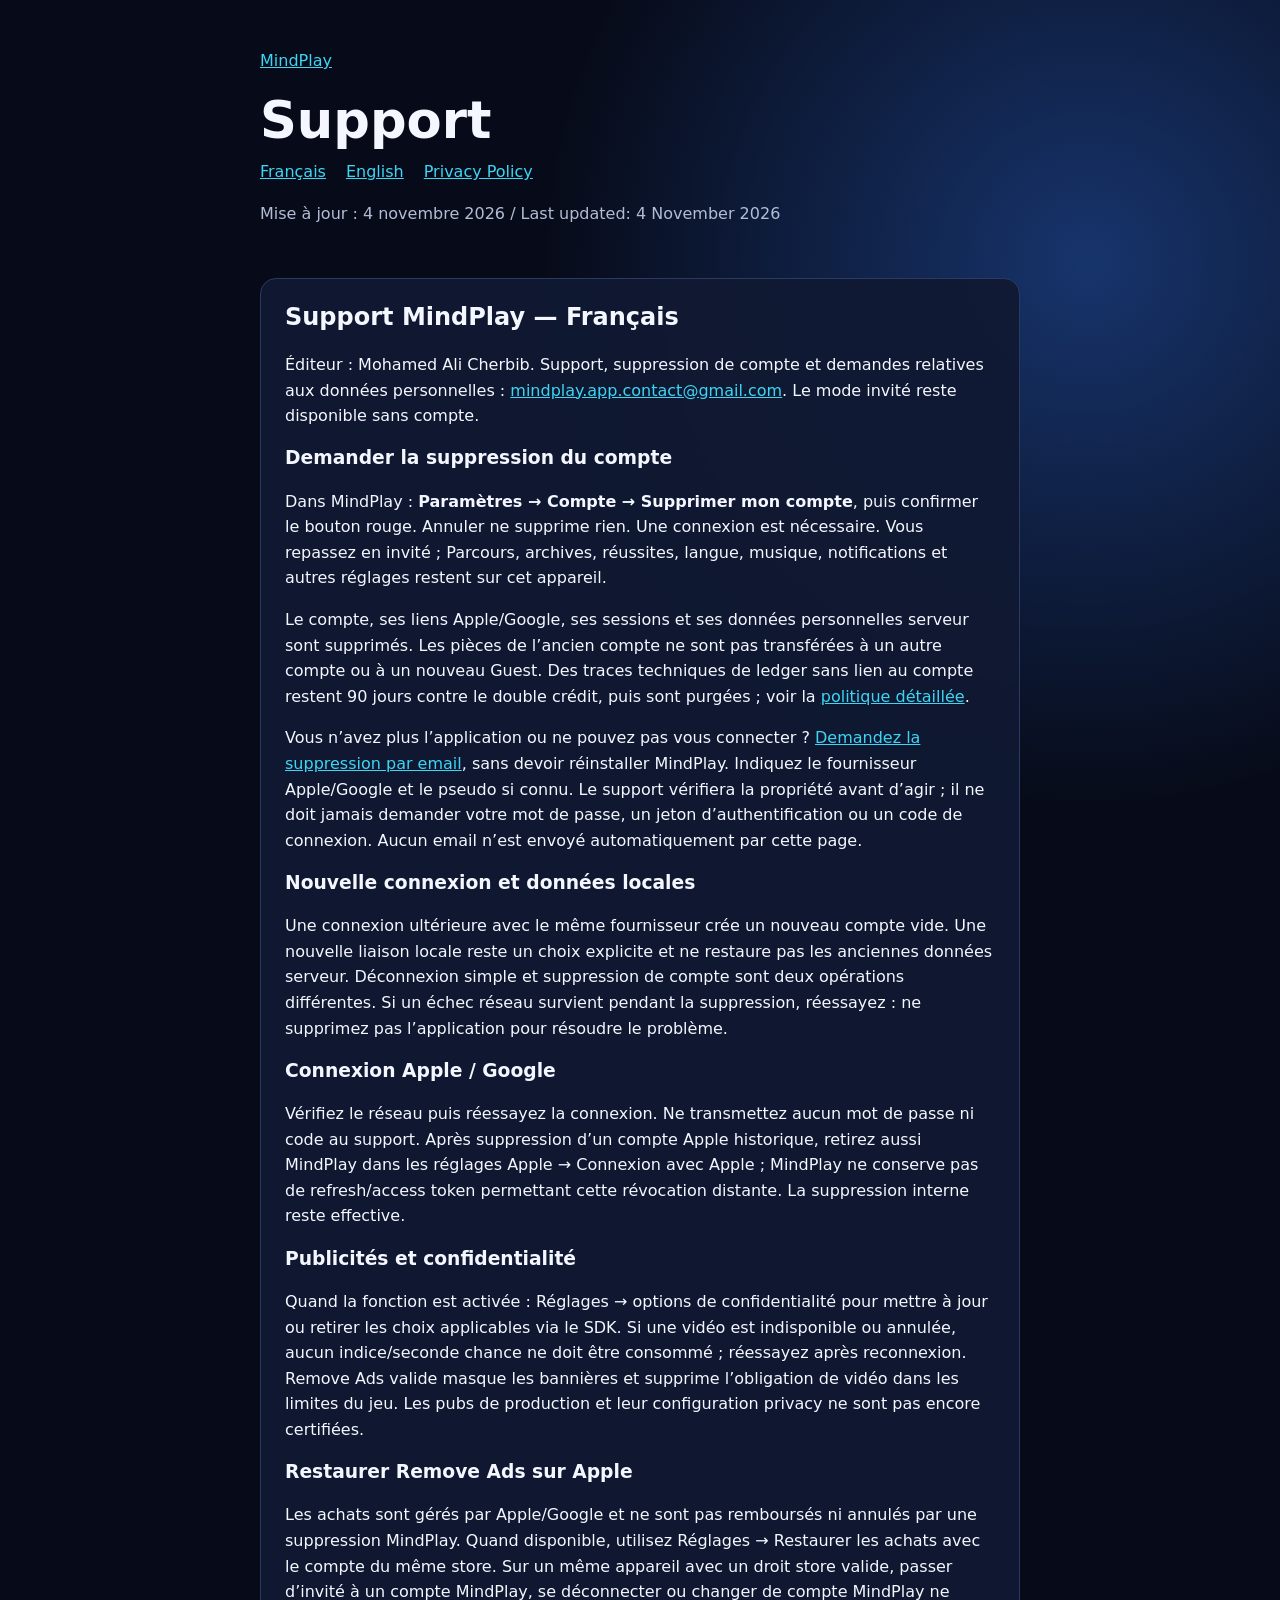
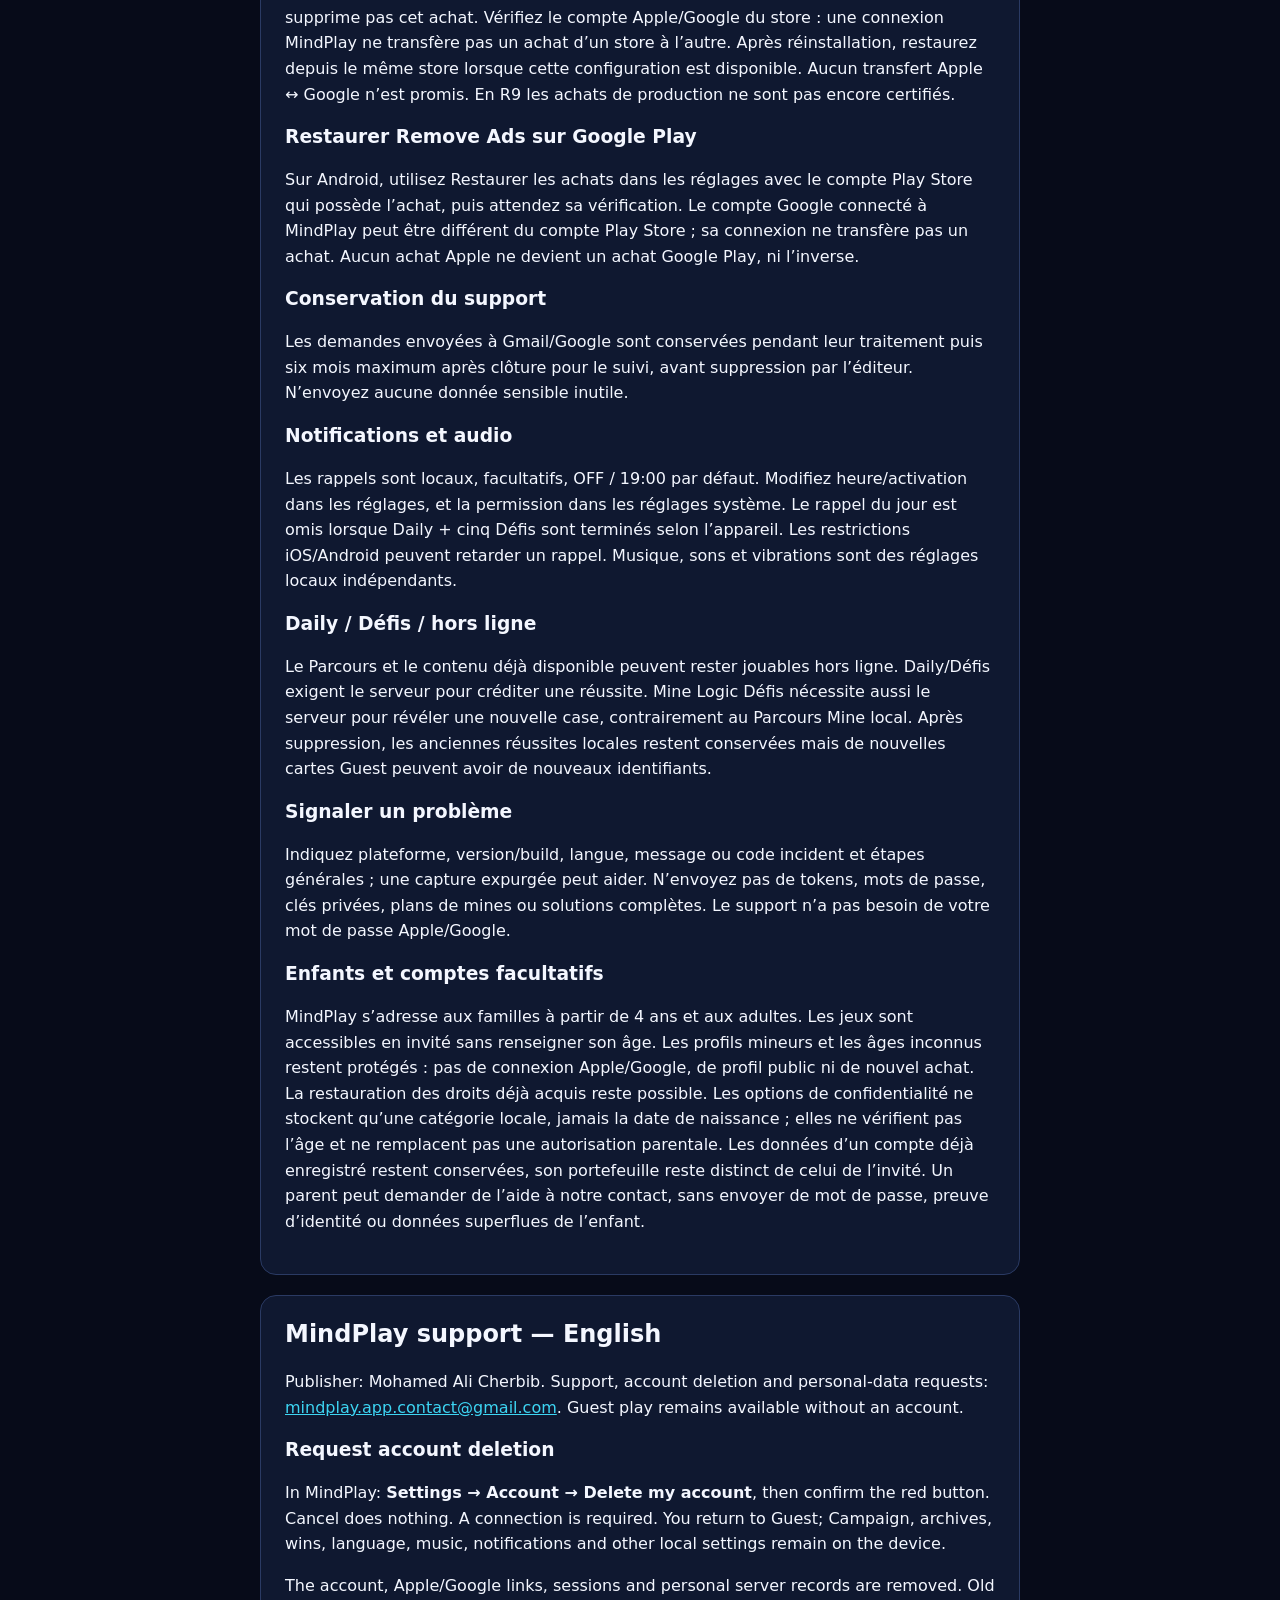
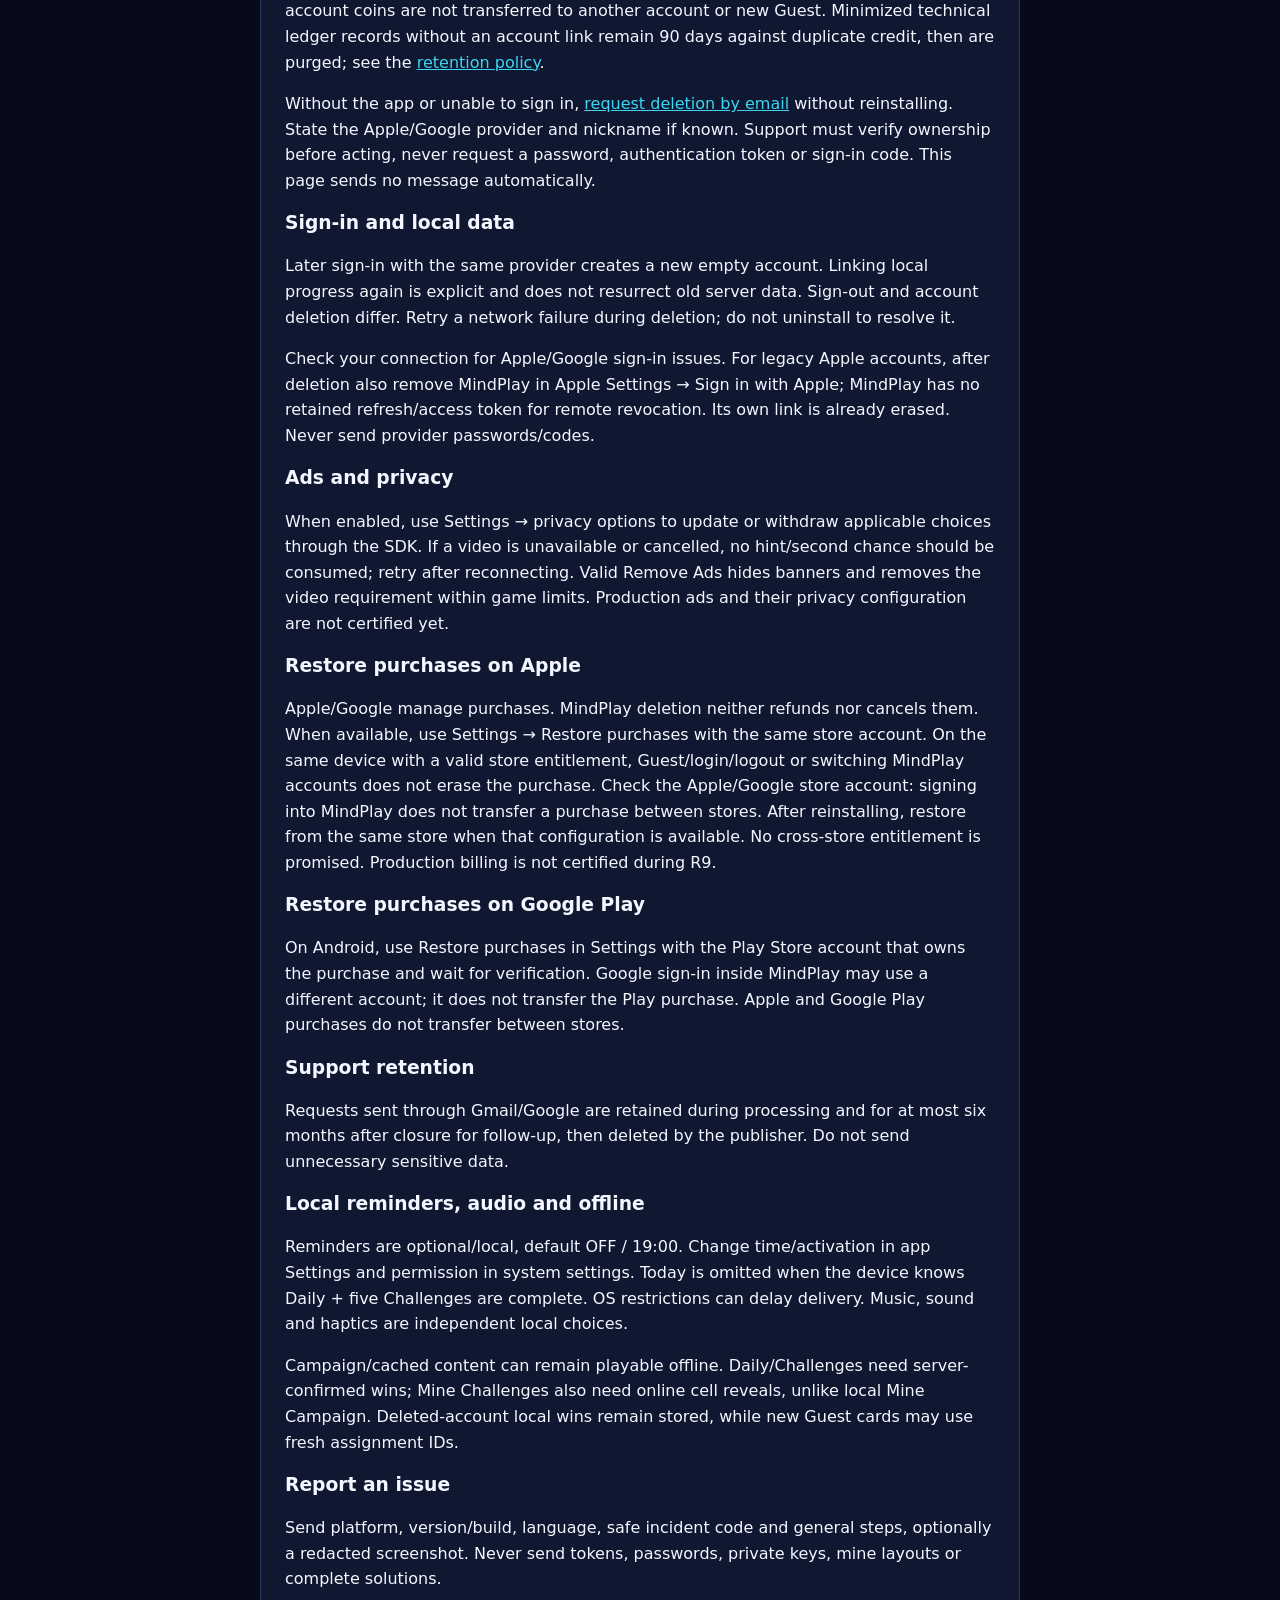
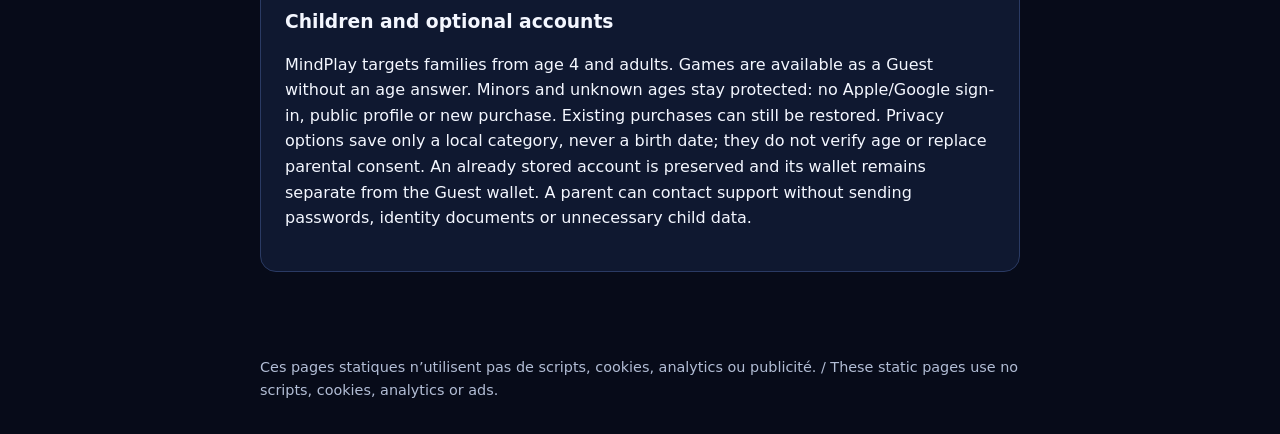
<file: support/index.html>
<!doctype html>
<html lang="fr">
  <head>
    <meta charset="utf-8">
    <meta name="viewport" content="width=device-width, initial-scale=1">
    <meta name="description" content="Support MindPlay en français et en anglais.">
    <meta name="robots" content="index, follow">
    <link rel="canonical" href="https://fksrypbtmp-lgtm.github.io/mindplay-legal/support/">
    <title>MindPlay — Support</title>
    <link rel="stylesheet" href="../assets/styles.css">
  </head>
  <body>
    <header>
      <p class="eyebrow"><a href="../">MindPlay</a></p>
      <h1>Support</h1>
      <nav aria-label="Language and legal navigation">
        <a href="#fr" hreflang="fr">Français</a>
        <a href="#en" hreflang="en">English</a>
        <a href="../privacy/">Privacy Policy</a>
      </nav>
      <p class="meta">Mise à jour : 4 novembre 2026 / Last updated: 4 November 2026</p>
    </header>
    <main>
<section id="fr" lang="fr"><h2>Support MindPlay — Français</h2>
<p>Éditeur : Mohamed Ali Cherbib. Support, suppression de compte et demandes relatives aux données personnelles : <a href="mailto:mindplay.app.contact@gmail.com">mindplay.app.contact@gmail.com</a>. Le mode invité reste disponible sans compte.</p>
<h3 id="delete-account">Demander la suppression du compte</h3>
<p>Dans MindPlay : <strong>Paramètres → Compte → Supprimer mon compte</strong>, puis confirmer le bouton rouge. Annuler ne supprime rien. Une connexion est nécessaire. Vous repassez en invité ; Parcours, archives, réussites, langue, musique, notifications et autres réglages restent sur cet appareil.</p>
<p>Le compte, ses liens Apple/Google, ses sessions et ses données personnelles serveur sont supprimés. Les pièces de l’ancien compte ne sont pas transférées à un autre compte ou à un nouveau Guest. Des traces techniques de ledger sans lien au compte restent 90 jours contre le double crédit, puis sont purgées ; voir la <a href="../privacy/#suppression-compte">politique détaillée</a>.</p>
<p>Vous n’avez plus l’application ou ne pouvez pas vous connecter ? <a href="mailto:mindplay.app.contact@gmail.com?subject=Suppression%20de%20compte%20MindPlay">Demandez la suppression par email</a>, sans devoir réinstaller MindPlay. Indiquez le fournisseur Apple/Google et le pseudo si connu. Le support vérifiera la propriété avant d’agir ; il ne doit jamais demander votre mot de passe, un jeton d’authentification ou un code de connexion. Aucun email n’est envoyé automatiquement par cette page.</p>
<h3>Nouvelle connexion et données locales</h3><p>Une connexion ultérieure avec le même fournisseur crée un nouveau compte vide. Une nouvelle liaison locale reste un choix explicite et ne restaure pas les anciennes données serveur. Déconnexion simple et suppression de compte sont deux opérations différentes. Si un échec réseau survient pendant la suppression, réessayez : ne supprimez pas l’application pour résoudre le problème.</p>
<h3>Connexion Apple / Google</h3><p>Vérifiez le réseau puis réessayez la connexion. Ne transmettez aucun mot de passe ni code au support. Après suppression d’un compte Apple historique, retirez aussi MindPlay dans les réglages Apple → Connexion avec Apple ; MindPlay ne conserve pas de refresh/access token permettant cette révocation distante. La suppression interne reste effective.</p>
<h3>Publicités et confidentialité</h3><p>Quand la fonction est activée : Réglages → options de confidentialité pour mettre à jour ou retirer les choix applicables via le SDK. Si une vidéo est indisponible ou annulée, aucun indice/seconde chance ne doit être consommé ; réessayez après reconnexion. Remove Ads valide masque les bannières et supprime l’obligation de vidéo dans les limites du jeu. Les pubs de production et leur configuration privacy ne sont pas encore certifiées.</p>
<h3>Restaurer Remove Ads sur Apple</h3><p>Les achats sont gérés par Apple/Google et ne sont pas remboursés ni annulés par une suppression MindPlay. Quand disponible, utilisez Réglages → Restaurer les achats avec le compte du même store. Sur un même appareil avec un droit store valide, passer d’invité à un compte MindPlay, se déconnecter ou changer de compte MindPlay ne supprime pas cet achat. Vérifiez le compte Apple/Google du store : une connexion MindPlay ne transfère pas un achat d’un store à l’autre. Après réinstallation, restaurez depuis le même store lorsque cette configuration est disponible. Aucun transfert Apple ↔ Google n’est promis. En R9 les achats de production ne sont pas encore certifiés.</p>
<h3>Restaurer Remove Ads sur Google Play</h3><p>Sur Android, utilisez Restaurer les achats dans les réglages avec le compte Play Store qui possède l’achat, puis attendez sa vérification. Le compte Google connecté à MindPlay peut être différent du compte Play Store ; sa connexion ne transfère pas un achat. Aucun achat Apple ne devient un achat Google Play, ni l’inverse.</p><h3>Conservation du support</h3><p>Les demandes envoyées à Gmail/Google sont conservées pendant leur traitement puis six mois maximum après clôture pour le suivi, avant suppression par l’éditeur. N’envoyez aucune donnée sensible inutile.</p><h3>Notifications et audio</h3><p>Les rappels sont locaux, facultatifs, OFF / 19:00 par défaut. Modifiez heure/activation dans les réglages, et la permission dans les réglages système. Le rappel du jour est omis lorsque Daily + cinq Défis sont terminés selon l’appareil. Les restrictions iOS/Android peuvent retarder un rappel. Musique, sons et vibrations sont des réglages locaux indépendants.</p>
<h3>Daily / Défis / hors ligne</h3><p>Le Parcours et le contenu déjà disponible peuvent rester jouables hors ligne. Daily/Défis exigent le serveur pour créditer une réussite. Mine Logic Défis nécessite aussi le serveur pour révéler une nouvelle case, contrairement au Parcours Mine local. Après suppression, les anciennes réussites locales restent conservées mais de nouvelles cartes Guest peuvent avoir de nouveaux identifiants.</p>
<h3>Signaler un problème</h3><p>Indiquez plateforme, version/build, langue, message ou code incident et étapes générales ; une capture expurgée peut aider. N’envoyez pas de tokens, mots de passe, clés privées, plans de mines ou solutions complètes. Le support n’a pas besoin de votre mot de passe Apple/Google.</p>
<h3>Enfants et comptes facultatifs</h3><p>MindPlay s’adresse aux familles à partir de 4 ans et aux adultes. Les jeux sont accessibles en invité sans renseigner son âge. Les profils mineurs et les âges inconnus restent protégés : pas de connexion Apple/Google, de profil public ni de nouvel achat. La restauration des droits déjà acquis reste possible. Les options de confidentialité ne stockent qu’une catégorie locale, jamais la date de naissance ; elles ne vérifient pas l’âge et ne remplacent pas une autorisation parentale. Les données d’un compte déjà enregistré restent conservées, son portefeuille reste distinct de celui de l’invité. Un parent peut demander de l’aide à notre contact, sans envoyer de mot de passe, preuve d’identité ou données superflues de l’enfant.</p>
</section><section id="en" lang="en"><h2>MindPlay support — English</h2>
<p>Publisher: Mohamed Ali Cherbib. Support, account deletion and personal-data requests: <a href="mailto:mindplay.app.contact@gmail.com">mindplay.app.contact@gmail.com</a>. Guest play remains available without an account.</p>
<h3 id="delete-account-en">Request account deletion</h3><p>In MindPlay: <strong>Settings → Account → Delete my account</strong>, then confirm the red button. Cancel does nothing. A connection is required. You return to Guest; Campaign, archives, wins, language, music, notifications and other local settings remain on the device.</p>
<p>The account, Apple/Google links, sessions and personal server records are removed. Old account coins are not transferred to another account or new Guest. Minimized technical ledger records without an account link remain 90 days against duplicate credit, then are purged; see the <a href="../privacy/#delete-account">retention policy</a>.</p>
<p>Without the app or unable to sign in, <a href="mailto:mindplay.app.contact@gmail.com?subject=MindPlay%20account%20deletion">request deletion by email</a> without reinstalling. State the Apple/Google provider and nickname if known. Support must verify ownership before acting, never request a password, authentication token or sign-in code. This page sends no message automatically.</p>
<h3>Sign-in and local data</h3><p>Later sign-in with the same provider creates a new empty account. Linking local progress again is explicit and does not resurrect old server data. Sign-out and account deletion differ. Retry a network failure during deletion; do not uninstall to resolve it.</p>
<p>Check your connection for Apple/Google sign-in issues. For legacy Apple accounts, after deletion also remove MindPlay in Apple Settings → Sign in with Apple; MindPlay has no retained refresh/access token for remote revocation. Its own link is already erased. Never send provider passwords/codes.</p>
<h3>Ads and privacy</h3><p>When enabled, use Settings → privacy options to update or withdraw applicable choices through the SDK. If a video is unavailable or cancelled, no hint/second chance should be consumed; retry after reconnecting. Valid Remove Ads hides banners and removes the video requirement within game limits. Production ads and their privacy configuration are not certified yet.</p>
<h3>Restore purchases on Apple</h3><p>Apple/Google manage purchases. MindPlay deletion neither refunds nor cancels them. When available, use Settings → Restore purchases with the same store account. On the same device with a valid store entitlement, Guest/login/logout or switching MindPlay accounts does not erase the purchase. Check the Apple/Google store account: signing into MindPlay does not transfer a purchase between stores. After reinstalling, restore from the same store when that configuration is available. No cross-store entitlement is promised. Production billing is not certified during R9.</p>
<h3>Restore purchases on Google Play</h3><p>On Android, use Restore purchases in Settings with the Play Store account that owns the purchase and wait for verification. Google sign-in inside MindPlay may use a different account; it does not transfer the Play purchase. Apple and Google Play purchases do not transfer between stores.</p><h3>Support retention</h3><p>Requests sent through Gmail/Google are retained during processing and for at most six months after closure for follow-up, then deleted by the publisher. Do not send unnecessary sensitive data.</p><h3>Local reminders, audio and offline</h3><p>Reminders are optional/local, default OFF / 19:00. Change time/activation in app Settings and permission in system settings. Today is omitted when the device knows Daily + five Challenges are complete. OS restrictions can delay delivery. Music, sound and haptics are independent local choices.</p>
<p>Campaign/cached content can remain playable offline. Daily/Challenges need server-confirmed wins; Mine Challenges also need online cell reveals, unlike local Mine Campaign. Deleted-account local wins remain stored, while new Guest cards may use fresh assignment IDs.</p>
<h3>Report an issue</h3><p>Send platform, version/build, language, safe incident code and general steps, optionally a redacted screenshot. Never send tokens, passwords, private keys, mine layouts or complete solutions.</p>
<h3>Children and optional accounts</h3><p>MindPlay targets families from age 4 and adults. Games are available as a Guest without an age answer. Minors and unknown ages stay protected: no Apple/Google sign-in, public profile or new purchase. Existing purchases can still be restored. Privacy options save only a local category, never a birth date; they do not verify age or replace parental consent. An already stored account is preserved and its wallet remains separate from the Guest wallet. A parent can contact support without sending passwords, identity documents or unnecessary child data.</p>
</section>
</main>


<footer>Ces pages statiques n’utilisent pas de scripts, cookies, analytics ou publicité. / These static pages use no scripts, cookies, analytics or ads.</footer>
  </body>
</html>
</file>
<file: assets/styles.css>
:root {
  color-scheme: dark;
  --background: #070b19;
  --surface: #101932;
  --surface-soft: #142142;
  --text: #f4f7ff;
  --muted: #b2bdd5;
  --accent: #3dd5f3;
  --border: #2a3a63;
  --warning: #ffc857;
}

* {
  box-sizing: border-box;
}

html {
  background: var(--background);
  font-family: Inter, ui-sans-serif, system-ui, -apple-system, BlinkMacSystemFont,
    "Segoe UI", sans-serif;
  line-height: 1.6;
}

body {
  margin: 0;
  color: var(--text);
  background:
    radial-gradient(circle at 85% 5%, #17346c 0, transparent 34rem),
    var(--background);
}

a {
  color: var(--accent);
}

a:focus-visible {
  outline: 3px solid var(--warning);
  outline-offset: 3px;
}

header,
main,
footer {
  width: min(100% - 2rem, 760px);
  margin-inline: auto;
}

header {
  padding-block: 2rem 1rem;
}

nav {
  display: flex;
  flex-wrap: wrap;
  gap: 0.75rem 1.25rem;
}

main {
  padding-bottom: 3rem;
}

section,
.card {
  margin-block: 1.25rem;
  padding: clamp(1rem, 3vw, 1.5rem);
  background: color-mix(in srgb, var(--surface) 94%, transparent);
  border: 1px solid var(--border);
  border-radius: 1rem;
}

h1,
h2,
h3 {
  line-height: 1.2;
}

h1 {
  font-size: clamp(2rem, 8vw, 3.2rem);
  margin-block: 0.5rem;
}

h2 {
  margin-top: 0;
}

.eyebrow,
.meta,
footer {
  color: var(--muted);
}

.status {
  color: var(--warning);
  font-weight: 700;
}

.language-links {
  display: flex;
  gap: 1rem;
  margin-block: 1rem;
}

dt {
  font-weight: 700;
}

dd {
  margin: 0 0 1rem;
}

footer {
  padding-block: 1rem 2rem;
  font-size: 0.9rem;
}

@media (max-width: 420px) {
  header,
  main,
  footer {
    width: min(100% - 1.25rem, 760px);
  }
}
</file>
